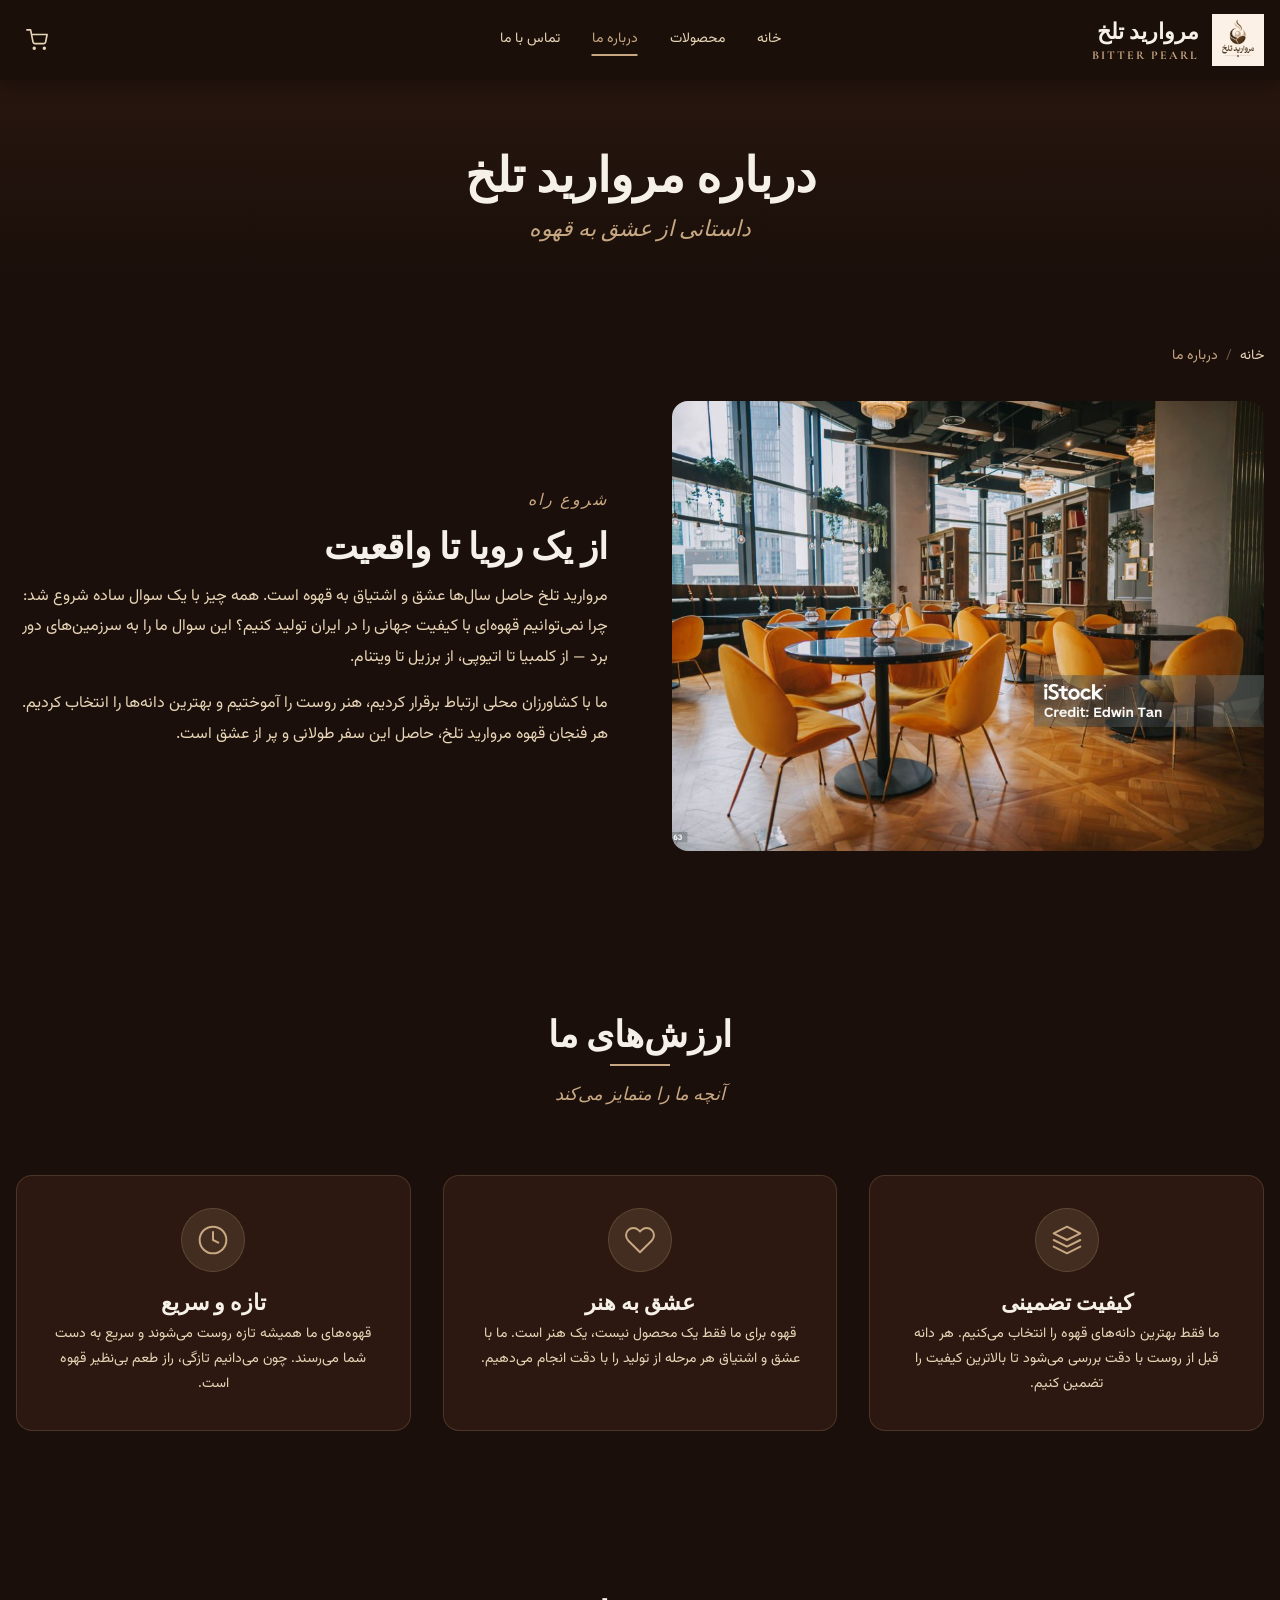
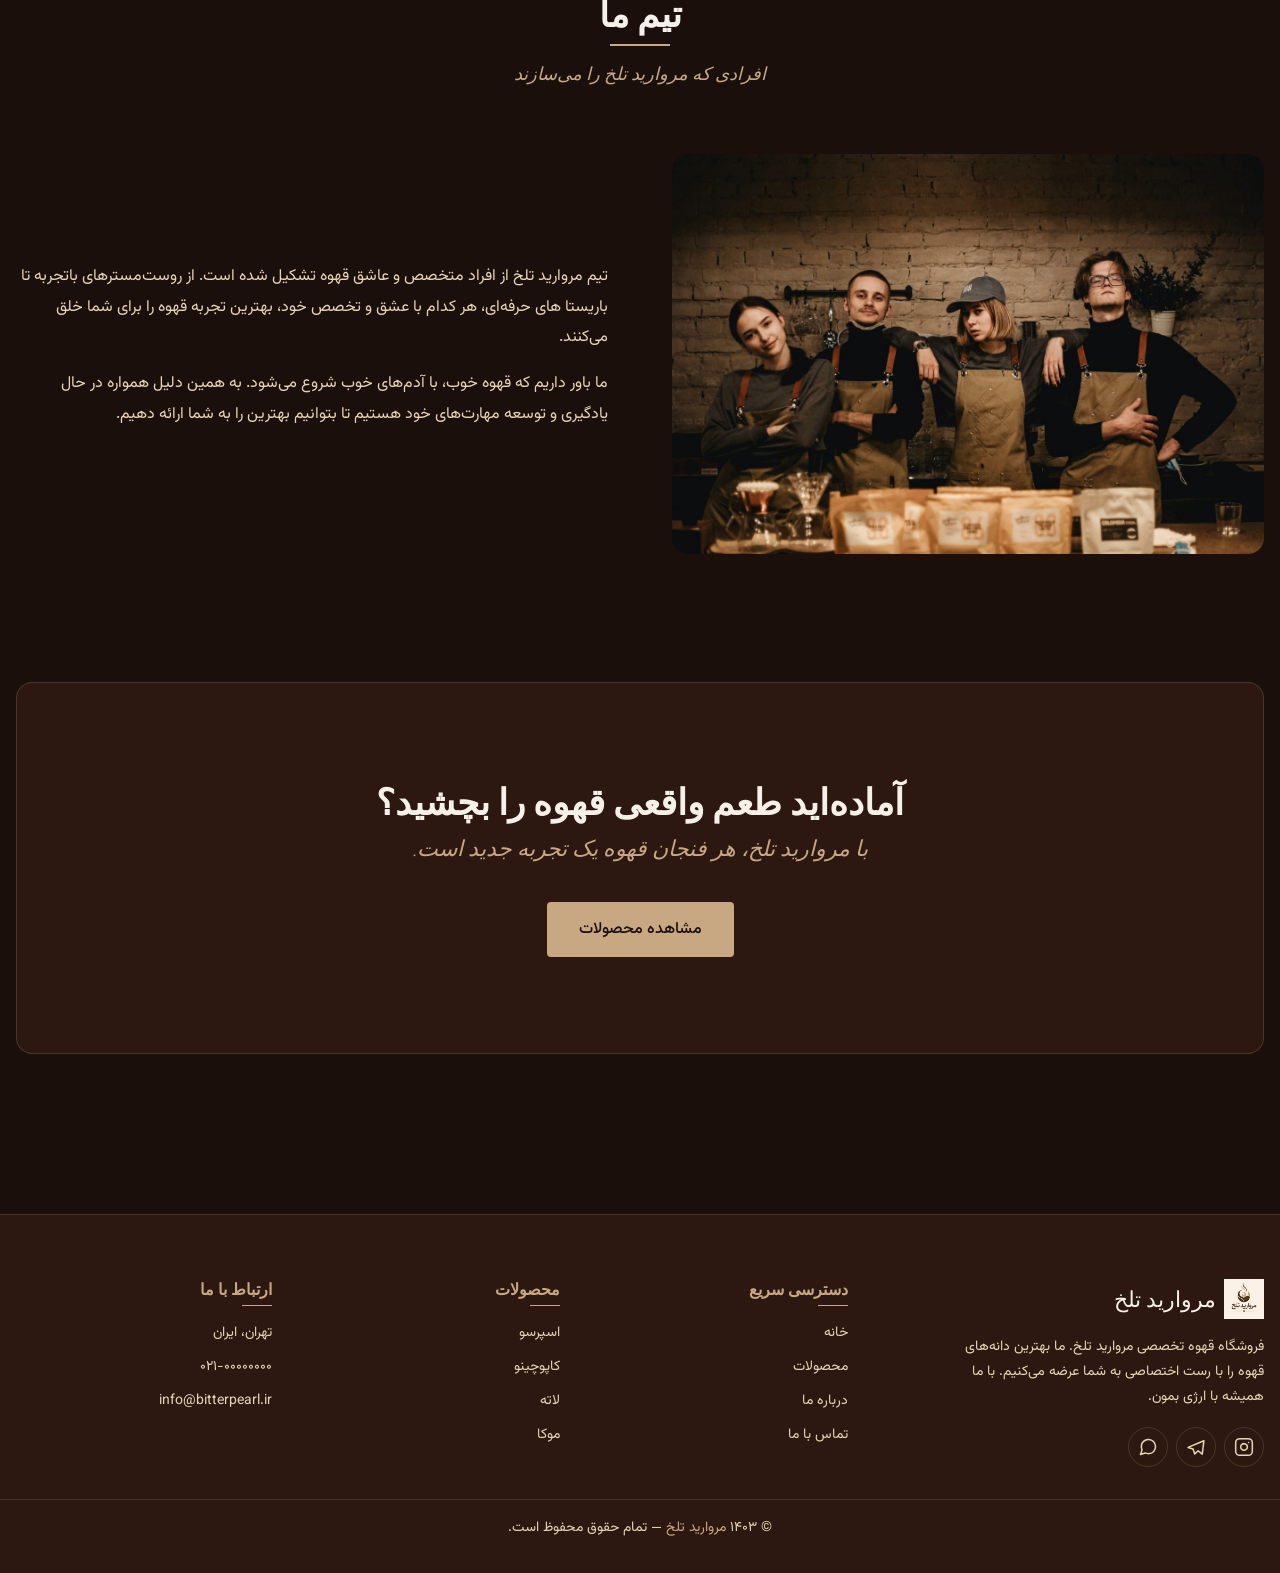
<file: about.html>
<!DOCTYPE html>
<html lang="fa" dir="rtl">
<head>
  <meta charset="UTF-8" />
  <meta name="viewport" content="width=device-width, initial-scale=1.0, viewport-fit=cover" />
  <meta name="theme-color" content="#1a0f0a" />
  <meta name="description" content="درباره مروارید تلخ — داستان برند قهوه تخصصی" />
  <title>درباره ما | مروارید تلخ</title>

  <!-- Favicon -->
  <link rel="icon" type="image/png" href="images/favicon.png" />

  <!-- Fonts -->
  <link rel="preconnect" href="https://fonts.googleapis.com" />
  <link rel="preconnect" href="https://fonts.gstatic.com" crossorigin />
  <link
    href="https://fonts.googleapis.com/css2?family=Playfair+Display:wght@400;500;600;700;800;900&family=Cormorant+Garamond:ital,wght@0,400;0,500;0,600;1,400;1,500&family=Vazirmatn:wght@300;400;500;600;700&display=swap"
    rel="stylesheet"
  />

  <!-- Styles -->
  <link rel="stylesheet" href="css/main.css" />
  <link rel="stylesheet" href="css/style.css" />
  <link rel="stylesheet" href="css/animations.css" />
  <link rel="stylesheet" href="css/resonsive.css" />
</head>
<body>
  <!-- ============================================
       Header
       ============================================ -->
  <header class="header header--scrolled" id="header">
    <div class="header__inner">
      <a href="index.html" class="header__logo">
        <img src="images/logo.png" alt="مروارید تلخ" />
        <div class="header__logo-text">
          <span>مروارید تلخ</span>
          <span>BITTER PEARL</span>
        </div>
      </a>

      <nav class="header__nav" id="headerNav">
        <a href="index.html" class="header__nav-link">خانه</a>
        <a href="products.html" class="header__nav-link">محصولات</a>
        <a href="about.html" class="header__nav-link active">درباره ما</a>
        <a href="contact.html" class="header__nav-link">تماس با ما</a>
      </nav>

      <div style="display: flex; align-items: center; gap: 0.5rem;">
        <a href="cart.html" class="header__cart" aria-label="سبد خرید">
          <svg xmlns="http://www.w3.org/2000/svg" viewBox="0 0 24 24" fill="none" stroke="currentColor" stroke-width="1.8" stroke-linecap="round" stroke-linejoin="round">
            <circle cx="9" cy="21" r="1"></circle>
            <circle cx="20" cy="21" r="1"></circle>
            <path d="M1 1h4l2.68 13.39a2 2 0 0 0 2 1.61h9.72a2 2 0 0 0 2-1.61L23 6H6"></path>
          </svg>
          <span class="header__cart-badge hidden" id="cartBadge">0</span>
        </a>
        <button class="header__toggle" id="headerToggle" aria-label="منو">
          <span></span>
          <span></span>
          <span></span>
        </button>
      </div>
    </div>
  </header>

  <!-- ============================================
       Page Header
       ============================================ -->
  <section class="page-header">
    <div class="container">
      <h1 class="page-header__title" data-animate="fade-up">درباره مروارید تلخ</h1>
      <p class="page-header__subtitle" data-animate="fade-up" data-delay="100">
        داستانی از عشق به قهوه
      </p>
    </div>
  </section>

  <!-- ============================================
       About Story
       ============================================ -->
  <section class="section section--tight">
    <div class="container">
      <nav class="breadcrumb" data-animate="fade">
        <a href="index.html">خانه</a>
        <span class="breadcrumb__separator">/</span>
        <span class="breadcrumb__current">درباره ما</span>
      </nav>

      <div class="about-story">
        <div class="about-story__image" data-animate="fade-right">
          <img src="images/about-bg.jpg" alt="داستان مروارید تلخ" />
        </div>
        <div class="about-story__content" data-animate="fade-left">
          <p class="brand-intro__label">شروع راه</p>
          <h2 class="brand-intro__title">از یک رویا تا واقعیت</h2>
          <p class="brand-intro__text">
            مروارید تلخ حاصل سال‌ها عشق و اشتیاق به قهوه است. همه چیز با یک
            سوال ساده شروع شد: چرا نمی‌توانیم قهوه‌ای با کیفیت جهانی را در
            ایران تولید کنیم؟ این سوال ما را به سرزمین‌های دور برد — از
            کلمبیا تا اتیوپی، از برزیل تا ویتنام.
          </p>
          <p class="brand-intro__text">
            ما با کشاورزان محلی ارتباط برقرار کردیم، هنر روست را آموختیم و
            بهترین دانه‌ها را انتخاب کردیم. هر فنجان قهوه مروارید تلخ،
            حاصل این سفر طولانی و پر از عشق است.
          </p>
        </div>
      </div>
    </div>
  </section>

  <!-- ============================================
       Values Section
       ============================================ -->
  <section class="section">
    <div class="container">
      <div class="section__header" data-animate="fade-up">
        <h2 class="section__title">ارزش‌های ما</h2>
        <p class="section__subtitle">آنچه ما را متمایز می‌کند</p>
      </div>
      <div class="grid grid--3">
        <div class="value-card" data-animate="fade-up" data-delay="100">
          <div class="value-card__icon">
            <svg xmlns="http://www.w3.org/2000/svg" viewBox="0 0 24 24" fill="none" stroke="currentColor" stroke-width="1.5" stroke-linecap="round" stroke-linejoin="round">
              <path d="M12 2L2 7l10 5 10-5-10-5z"></path>
              <path d="M2 17l10 5 10-5"></path>
              <path d="M2 12l10 5 10-5"></path>
            </svg>
          </div>
          <h3 class="value-card__title">کیفیت تضمینی</h3>
          <p class="value-card__text">
            ما فقط بهترین دانه‌های قهوه را انتخاب می‌کنیم. هر دانه قبل از
            روست با دقت بررسی می‌شود تا بالاترین کیفیت را تضمین کنیم.
          </p>
        </div>

        <div class="value-card" data-animate="fade-up" data-delay="200">
          <div class="value-card__icon">
            <svg xmlns="http://www.w3.org/2000/svg" viewBox="0 0 24 24" fill="none" stroke="currentColor" stroke-width="1.5" stroke-linecap="round" stroke-linejoin="round">
              <path d="M20.84 4.61a5.5 5.5 0 0 0-7.78 0L12 5.67l-1.06-1.06a5.5 5.5 0 0 0-7.78 7.78l1.06 1.06L12 21.23l7.78-7.78 1.06-1.06a5.5 5.5 0 0 0 0-7.78z"></path>
            </svg>
          </div>
          <h3 class="value-card__title">عشق به هنر</h3>
          <p class="value-card__text">
            قهوه برای ما فقط یک محصول نیست، یک هنر است. ما با عشق و اشتیاق
            هر مرحله از تولید را با دقت انجام می‌دهیم.
          </p>
        </div>

        <div class="value-card" data-animate="fade-up" data-delay="300">
          <div class="value-card__icon">
            <svg xmlns="http://www.w3.org/2000/svg" viewBox="0 0 24 24" fill="none" stroke="currentColor" stroke-width="1.5" stroke-linecap="round" stroke-linejoin="round">
              <circle cx="12" cy="12" r="10"></circle>
              <path d="M12 6v6l4 2"></path>
            </svg>
          </div>
          <h3 class="value-card__title">تازه و سریع</h3>
          <p class="value-card__text">
            قهوه‌های ما همیشه تازه روست می‌شوند و سریع به دست شما می‌رسند.
            چون می‌دانیم تازگی، راز طعم بی‌نظیر قهوه است.
          </p>
        </div>
      </div>
    </div>
  </section>

  <!-- ============================================
       Team Section
   ============================================ -->
  <section class="section section--tight">
    <div class="container">
      <div class="section__header" data-animate="fade-up">
        <h2 class="section__title">تیم ما</h2>
        <p class="section__subtitle">افرادی که مروارید تلخ را می‌سازند</p>
      </div>
      <div class="about-team" data-animate="fade-up">
        <div class="about-team__image">
          <img src="images/team.jpg" alt="تیم مروارید تلخ" />
        </div>
        <div class="about-team__content">
          <p class="brand-intro__text">
            تیم مروارید تلخ از افراد متخصص و عاشق قهوه تشکیل شده است. از
            روست‌مسترهای باتجربه تا باریستا های حرفه‌ای، هر کدام با عشق
            و تخصص خود، بهترین تجربه قهوه را برای شما خلق می‌کنند.
          </p>
          <p class="brand-intro__text">
            ما باور داریم که قهوه خوب، با آدم‌های خوب شروع می‌شود. به همین
            دلیل همواره در حال یادگیری و توسعه مهارت‌های خود هستیم تا
            بتوانیم بهترین را به شما ارائه دهیم.
          </p>
        </div>
      </div>
    </div>
  </section>

  <!-- ============================================
       CTA Section
       ============================================ -->
  <section class="section section--tight">
    <div class="container">
      <div class="about-cta" data-animate="scale">
        <h2 class="about-cta__title">آماده‌اید طعم واقعی قهوه را بچشید؟</h2>
        <p class="about-cta__text">
          با مروارید تلخ، هر فنجان قهوه یک تجربه جدید است.
        </p>
        <a href="products.html" class="btn btn--primary">مشاهده محصولات</a>
      </div>
    </div>
  </section>

  <!-- ============================================
       Footer
       ============================================ -->
  <footer class="footer">
    <div class="footer__inner">
      <div class="footer__col footer__col--brand">
        <div class="footer__logo">
          <img src="images/logo.png" alt="مروارید تلخ" />
          <span class="footer__logo-text">مروارید تلخ</span>
        </div>
        <p class="footer__desc">
          فروشگاه قهوه تخصصی مروارید تلخ. ما بهترین دانه‌های قهوه را با
          رست اختصاصی به شما عرضه می‌کنیم. با ما همیشه با ارژی بمون.
        </p>
        <div class="footer__social">
          <a href="#" class="footer__social-link" aria-label="اینستاگرام">
            <svg xmlns="http://www.w3.org/2000/svg" viewBox="0 0 24 24" fill="none" stroke="currentColor" stroke-width="1.8" stroke-linecap="round" stroke-linejoin="round">
              <rect x="2" y="2" width="20" height="20" rx="5" ry="5"></rect>
              <path d="M16 11.37A4 4 0 1 1 12.63 8 4 4 0 0 1 16 11.37z"></path>
              <line x1="17.5" y1="6.5" x2="17.51" y2="6.5"></line>
            </svg>
          </a>
          <a href="#" class="footer__social-link" aria-label="تلگرام">
            <svg xmlns="http://www.w3.org/2000/svg" viewBox="0 0 24 24" fill="none" stroke="currentColor" stroke-width="1.8" stroke-linecap="round" stroke-linejoin="round">
              <path d="M21.5 4.5L2.5 12.5l6 2 2 6 4-4 5 4z"></path>
            </svg>
          </a>
          <a href="#" class="footer__social-link" aria-label="واتساپ">
            <svg xmlns="http://www.w3.org/2000/svg" viewBox="0 0 24 24" fill="none" stroke="currentColor" stroke-width="1.8" stroke-linecap="round" stroke-linejoin="round">
              <path d="M21 11.5a8.38 8.38 0 0 1-.9 3.8 8.5 8.5 0 0 1-7.6 4.7 8.38 8.38 0 0 1-3.8-.9L3 21l1.9-5.7a8.38 8.38 0 0 1-.9-3.8 8.5 8.5 0 0 1 4.7-7.6 8.38 8.38 0 0 1 3.8-.9h.5a8.48 8.48 0 0 1 8 8v.5z"></path>
            </svg>
          </a>
        </div>
      </div>

      <div class="footer__col">
        <h4 class="footer__col-title">دسترسی سریع</h4>
        <div class="footer__links">
          <a href="index.html" class="footer__link">خانه</a>
          <a href="products.html" class="footer__link">محصولات</a>
          <a href="about.html" class="footer__link">درباره ما</a>
          <a href="contact.html" class="footer__link">تماس با ما</a>
        </div>
      </div>

      <div class="footer__col">
        <h4 class="footer__col-title">محصولات</h4>
        <div class="footer__links">
          <a href="products.html" class="footer__link">اسپرسو</a>
          <a href="products.html" class="footer__link">کاپوچینو</a>
          <a href="products.html" class="footer__link">لاته</a>
          <a href="products.html" class="footer__link">موکا</a>
        </div>
      </div>

      <div class="footer__col">
        <h4 class="footer__col-title">ارتباط با ما</h4>
        <div class="footer__links">
          <a href="contact.html" class="footer__link">تهران، ایران</a>
          <a href="tel:+982100000000" class="footer__link">۰۲۱-۰۰۰۰۰۰۰۰</a>
          <a href="mailto:info@bitterpearl.ir" class="footer__link">info@bitterpearl.ir</a>
        </div>
      </div>
    </div>

    <div class="footer__bottom">
      <p>© ۱۴۰۳ <span>مروارید تلخ</span> — تمام حقوق محفوظ است.</p>
    </div>
  </footer>

  <!-- ============================================
       Scripts
       ============================================ -->
  <script src="js/products.js"></script>
  <script src="js/cart.js"></script>
  <script src="js/main.js"></script>
</body>
</html>
</file>
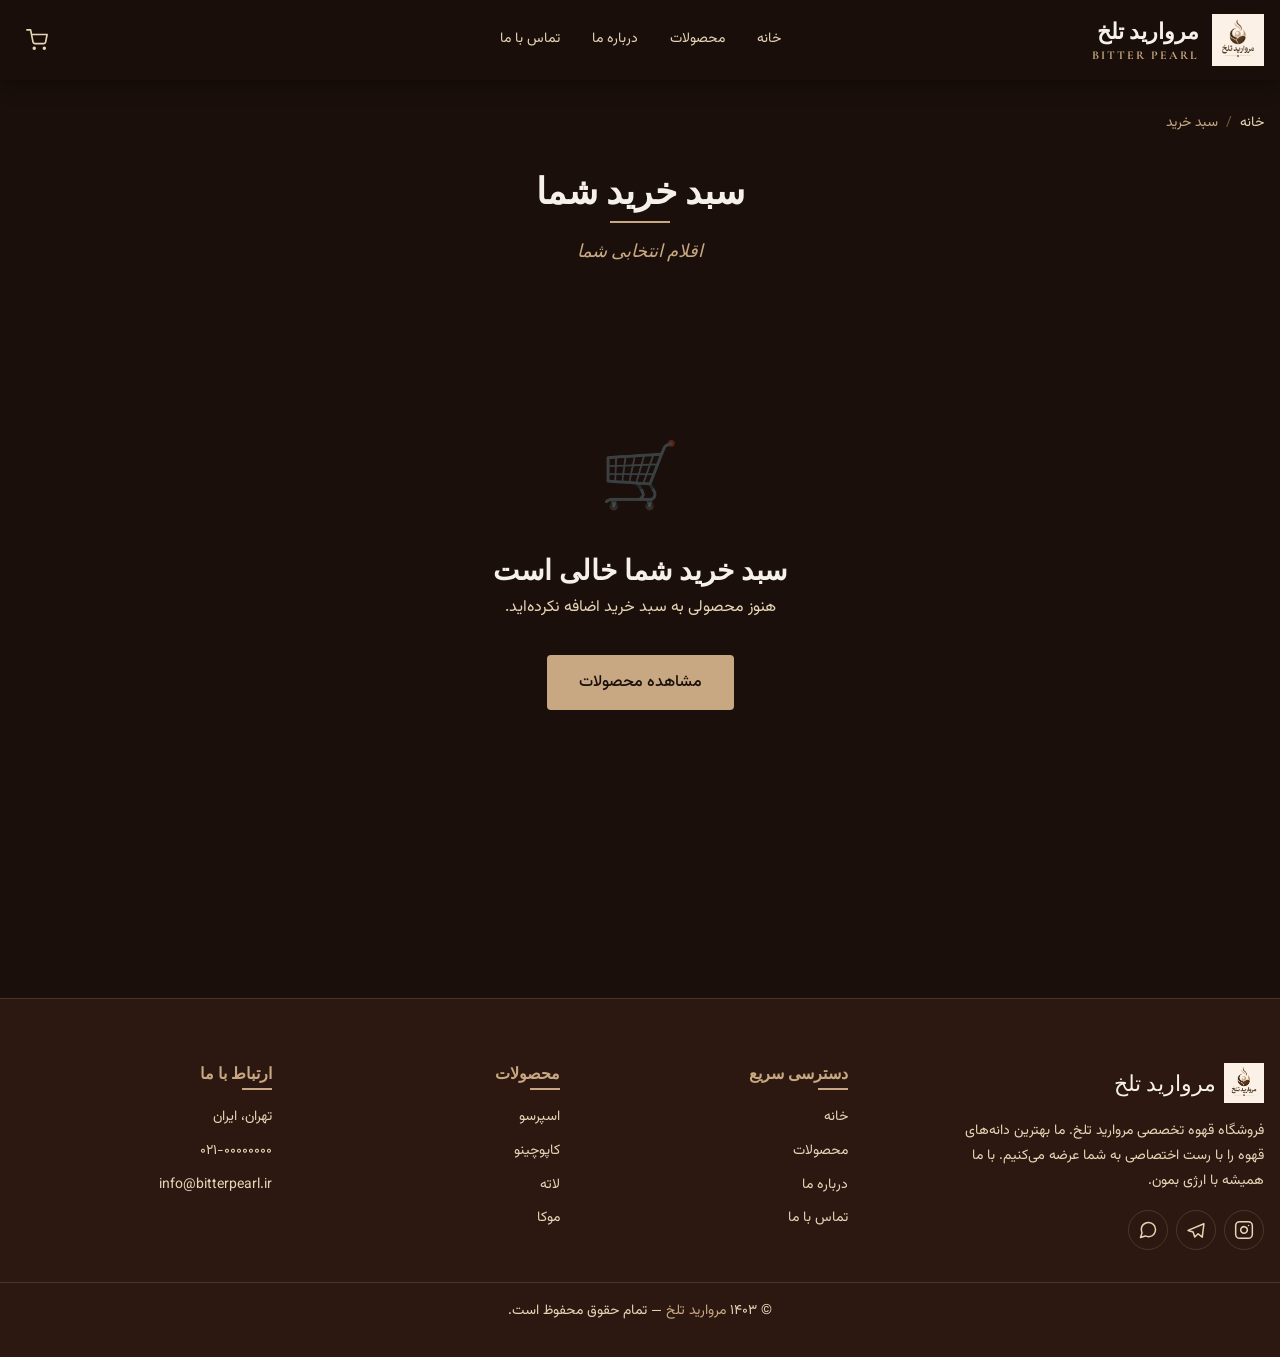
<file: cart.html>
<!DOCTYPE html>
<html lang="fa" dir="rtl">
<head>
  <meta charset="UTF-8" />
  <meta name="viewport" content="width=device-width, initial-scale=1.0, viewport-fit=cover" />
  <meta name="theme-color" content="#1a0f0a" />
  <meta name="description" content="سبد خرید — مروارید تلخ" />
  <title>سبد خرید | مروارید تلخ</title>

  <!-- Favicon -->
  <link rel="icon" type="image/png" href="images/favicon.png" />

  <!-- Fonts -->
  <link rel="preconnect" href="https://fonts.googleapis.com" />
  <link rel="preconnect" href="https://fonts.gstatic.com" crossorigin />
  <link
    href="https://fonts.googleapis.com/css2?family=Playfair+Display:wght@400;500;600;700;800;900&family=Cormorant+Garamond:ital,wght@0,400;0,500;0,600;1,400;1,500&family=Vazirmatn:wght@300;400;500;600;700&display=swap"
    rel="stylesheet"
  />

  <!-- Styles -->
  <link rel="stylesheet" href="css/main.css" />
  <link rel="stylesheet" href="css/style.css" />
  <link rel="stylesheet" href="css/animations.css" />
  <link rel="stylesheet" href="css/resonsive.css" />
</head>
<body>
  <!-- ============================================
       Header
       ============================================ -->
  <header class="header header--scrolled" id="header">
    <div class="header__inner">
      <a href="index.html" class="header__logo">
        <img src="images/logo.png" alt="مروارید تلخ" />
        <div class="header__logo-text">
          <span>مروارید تلخ</span>
          <span>BITTER PEARL</span>
        </div>
      </a>

      <nav class="header__nav" id="headerNav">
        <a href="index.html" class="header__nav-link">خانه</a>
        <a href="products.html" class="header__nav-link">محصولات</a>
        <a href="about.html" class="header__nav-link">درباره ما</a>
        <a href="contact.html" class="header__nav-link">تماس با ما</a>
      </nav>

      <div style="display: flex; align-items: center; gap: 0.5rem;">
        <a href="cart.html" class="header__cart" aria-label="سبد خرید">
          <svg xmlns="http://www.w3.org/2000/svg" viewBox="0 0 24 24" fill="none" stroke="currentColor" stroke-width="1.8" stroke-linecap="round" stroke-linejoin="round">
            <circle cx="9" cy="21" r="1"></circle>
            <circle cx="20" cy="21" r="1"></circle>
            <path d="M1 1h4l2.68 13.39a2 2 0 0 0 2 1.61h9.72a2 2 0 0 0 2-1.61L23 6H6"></path>
          </svg>
          <span class="header__cart-badge hidden" id="cartBadge">0</span>
        </a>
        <button class="header__toggle" id="headerToggle" aria-label="منو">
          <span></span>
          <span></span>
          <span></span>
        </button>
      </div>
    </div>
  </header>

  <!-- ============================================
       Cart Section
       ============================================ -->
  <section class="section" style="padding-top: calc(var(--header-height) + var(--space-md));">
    <div class="container">
      <!-- Breadcrumb -->
      <nav class="breadcrumb" data-animate="fade">
        <a href="index.html">خانه</a>
        <span class="breadcrumb__separator">/</span>
        <span class="breadcrumb__current">سبد خرید</span>
      </nav>

      <!-- Page Title -->
      <div class="section__header" data-animate="fade-up">
        <h1 class="section__title">سبد خرید شما</h1>
        <p class="section__subtitle">اقلام انتخابی شما</p>
      </div>

      <!-- Cart Content -->
      <div class="cart-layout" id="cartLayout">
        <!-- Cart Items -->
        <div class="cart-items" id="cartItems">
          <!-- Rendered by JS -->
        </div>

        <!-- Cart Summary -->
        <aside class="cart-summary" id="cartSummary">
          <!-- Rendered by JS -->
        </aside>
      </div>

      <!-- Empty Cart State -->
      <div class="empty-state hidden" id="emptyCart">
        <div class="empty-state__icon">🛒</div>
        <h3 class="empty-state__title">سبد خرید شما خالی است</h3>
        <p class="empty-state__text">
          هنوز محصولی به سبد خرید اضافه نکرده‌اید.
        </p>
        <a href="products.html" class="btn btn--primary">مشاهده محصولات</a>
      </div>
    </div>
  </section>

  <!-- ============================================
       Footer
       ============================================ -->
  <footer class="footer">
    <div class="footer__inner">
      <div class="footer__col footer__col--brand">
        <div class="footer__logo">
          <img src="images/logo.png" alt="مروارید تلخ" />
          <span class="footer__logo-text">مروارید تلخ</span>
        </div>
        <p class="footer__desc">
          فروشگاه قهوه تخصصی مروارید تلخ. ما بهترین دانه‌های قهوه را با
          رست اختصاصی به شما عرضه می‌کنیم. با ما همیشه با ارژی بمون.
        </p>
        <div class="footer__social">
          <a href="#" class="footer__social-link" aria-label="اینستاگرام">
            <svg xmlns="http://www.w3.org/2000/svg" viewBox="0 0 24 24" fill="none" stroke="currentColor" stroke-width="1.8" stroke-linecap="round" stroke-linejoin="round">
              <rect x="2" y="2" width="20" height="20" rx="5" ry="5"></rect>
              <path d="M16 11.37A4 4 0 1 1 12.63 8 4 4 0 0 1 16 11.37z"></path>
              <line x1="17.5" y1="6.5" x2="17.51" y2="6.5"></line>
            </svg>
          </a>
          <a href="#" class="footer__social-link" aria-label="تلگرام">
            <svg xmlns="http://www.w3.org/2000/svg" viewBox="0 0 24 24" fill="none" stroke="currentColor" stroke-width="1.8" stroke-linecap="round" stroke-linejoin="round">
              <path d="M21.5 4.5L2.5 12.5l6 2 2 6 4-4 5 4z"></path>
            </svg>
          </a>
          <a href="#" class="footer__social-link" aria-label="واتساپ">
            <svg xmlns="http://www.w3.org/2000/svg" viewBox="0 0 24 24" fill="none" stroke="currentColor" stroke-width="1.8" stroke-linecap="round" stroke-linejoin="round">
              <path d="M21 11.5a8.38 8.38 0 0 1-.9 3.8 8.5 8.5 0 0 1-7.6 4.7 8.38 8.38 0 0 1-3.8-.9L3 21l1.9-5.7a8.38 8.38 0 0 1-.9-3.8 8.5 8.5 0 0 1 4.7-7.6 8.38 8.38 0 0 1 3.8-.9h.5a8.48 8.48 0 0 1 8 8v.5z"></path>
            </svg>
          </a>
        </div>
      </div>

      <div class="footer__col">
        <h4 class="footer__col-title">دسترسی سریع</h4>
        <div class="footer__links">
          <a href="index.html" class="footer__link">خانه</a>
          <a href="products.html" class="footer__link">محصولات</a>
          <a href="about.html" class="footer__link">درباره ما</a>
          <a href="contact.html" class="footer__link">تماس با ما</a>
        </div>
      </div>

      <div class="footer__col">
        <h4 class="footer__col-title">محصولات</h4>
        <div class="footer__links">
          <a href="products.html" class="footer__link">اسپرسو</a>
          <a href="products.html" class="footer__link">کاپوچینو</a>
          <a href="products.html" class="footer__link">لاته</a>
          <a href="products.html" class="footer__link">موکا</a>
        </div>
      </div>

      <div class="footer__col">
        <h4 class="footer__col-title">ارتباط با ما</h4>
        <div class="footer__links">
          <a href="contact.html" class="footer__link">تهران، ایران</a>
          <a href="tel:+982100000000" class="footer__link">۰۲۱-۰۰۰۰۰۰۰۰</a>
          <a href="mailto:info@bitterpearl.ir" class="footer__link">info@bitterpearl.ir</a>
        </div>
      </div>
    </div>

    <div class="footer__bottom">
      <p>© ۱۴۰۳ <span>مروارید تلخ</span> — تمام حقوق محفوظ است.</p>
    </div>
  </footer>

  <!-- ============================================
       Scripts
       ============================================ -->
  <script src="js/products.js"></script>
  <script src="js/cart.js"></script>
  <script src="js/main.js"></script>
</body>
</html>
</file>
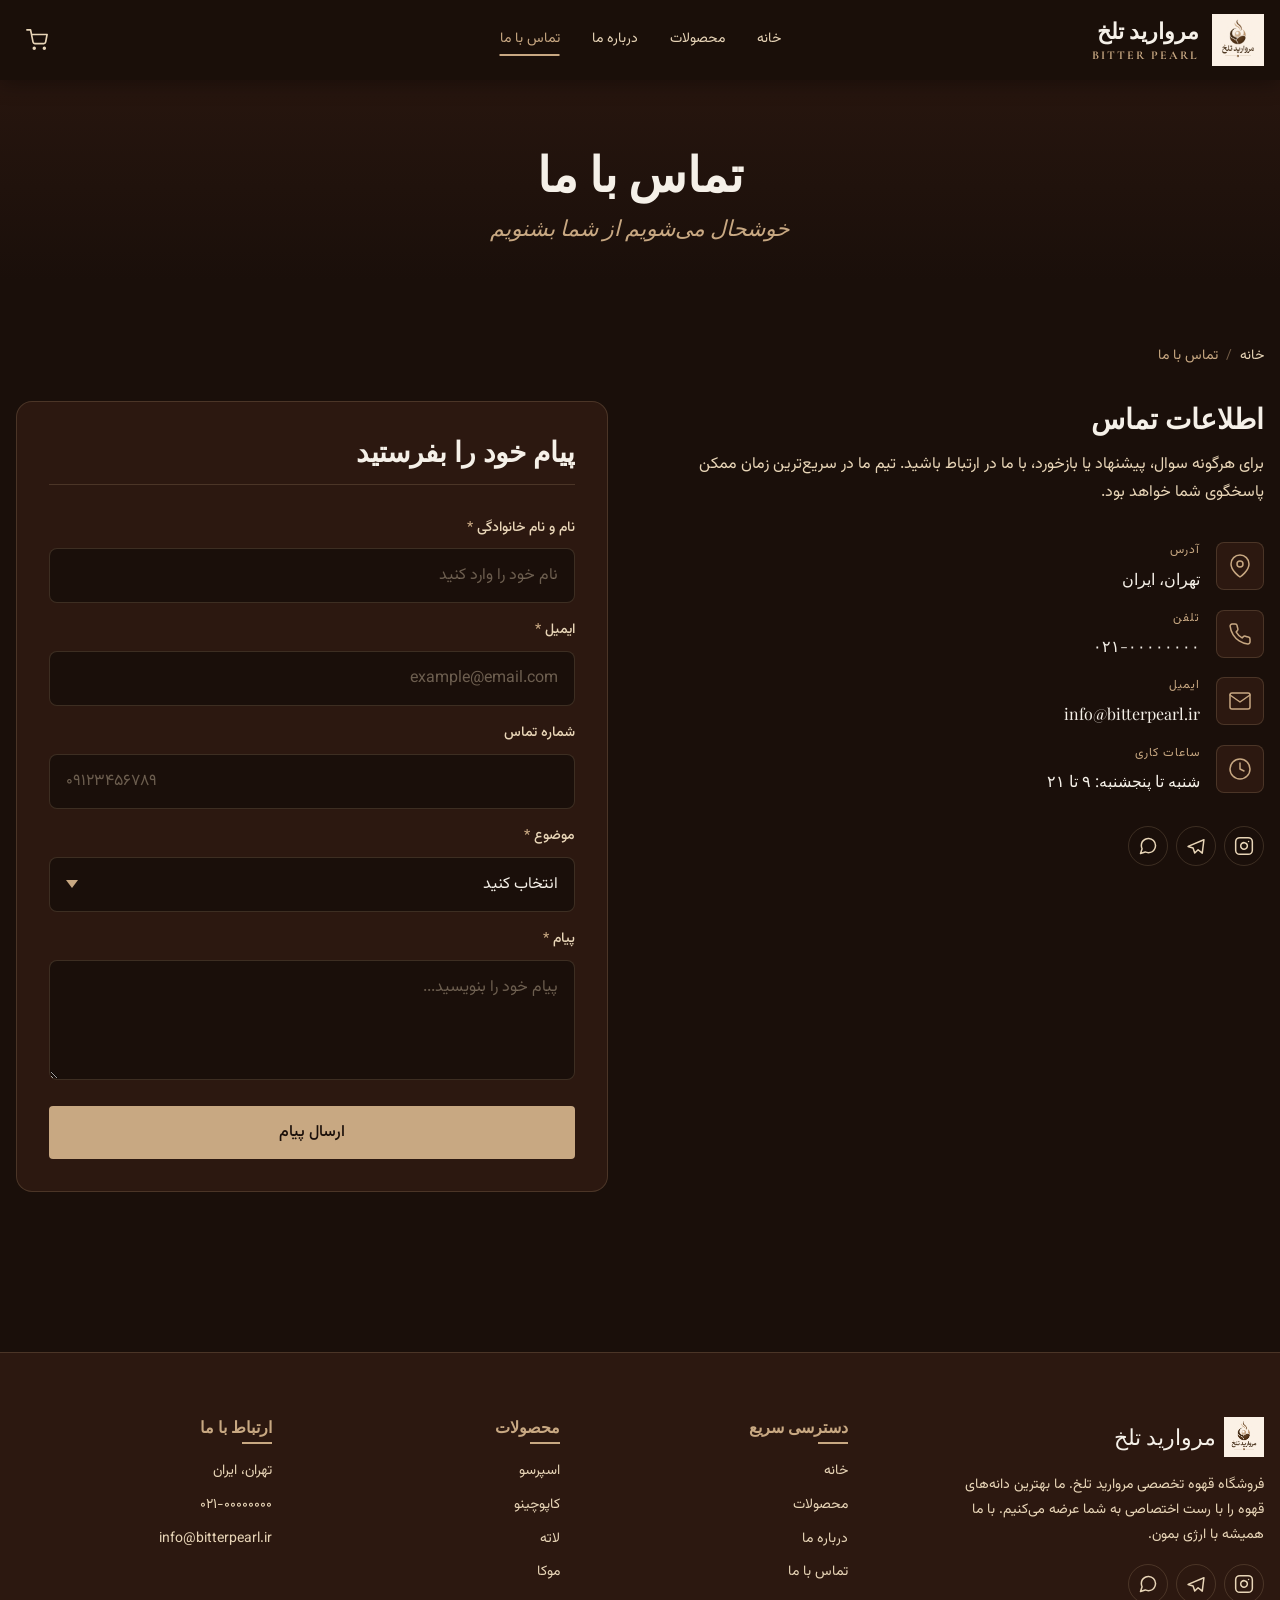
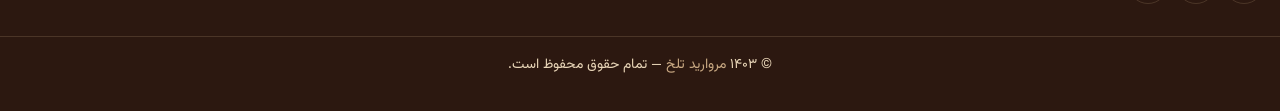
<file: contact.html>
<!DOCTYPE html>
<html lang="fa" dir="rtl">
<head>
  <meta charset="UTF-8" />
  <meta name="viewport" content="width=device-width, initial-scale=1.0, viewport-fit=cover" />
  <meta name="theme-color" content="#1a0f0a" />
  <meta name="description" content="تماس با مروارید تلخ — فروشگاه قهوه تخصصی" />
  <title>تماس با ما | مروارید تلخ</title>

  <!-- Favicon -->
  <link rel="icon" type="image/png" href="images/favicon.png" />

  <!-- Fonts -->
  <link rel="preconnect" href="https://fonts.googleapis.com" />
  <link rel="preconnect" href="https://fonts.gstatic.com" crossorigin />
  <link
    href="https://fonts.googleapis.com/css2?family=Playfair+Display:wght@400;500;600;700;800;900&family=Cormorant+Garamond:ital,wght@0,400;0,500;0,600;1,400;1,500&family=Vazirmatn:wght@300;400;500;600;700&display=swap"
    rel="stylesheet"
  />

  <!-- Styles -->
  <link rel="stylesheet" href="css/main.css" />
  <link rel="stylesheet" href="css/style.css" />
  <link rel="stylesheet" href="css/animations.css" />
  <link rel="stylesheet" href="css/resonsive.css" />
</head>
<body>
  <!-- ============================================
       Header
       ============================================ -->
  <header class="header header--scrolled" id="header">
    <div class="header__inner">
      <a href="index.html" class="header__logo">
        <img src="images/logo.png" alt="مروارید تلخ" />
        <div class="header__logo-text">
          <span>مروارید تلخ</span>
          <span>BITTER PEARL</span>
        </div>
      </a>

      <nav class="header__nav" id="headerNav">
        <a href="index.html" class="header__nav-link">خانه</a>
        <a href="products.html" class="header__nav-link">محصولات</a>
        <a href="about.html" class="header__nav-link">درباره ما</a>
        <a href="contact.html" class="header__nav-link active">تماس با ما</a>
      </nav>

      <div style="display: flex; align-items: center; gap: 0.5rem;">
        <a href="cart.html" class="header__cart" aria-label="سبد خرید">
          <svg xmlns="http://www.w3.org/2000/svg" viewBox="0 0 24 24" fill="none" stroke="currentColor" stroke-width="1.8" stroke-linecap="round" stroke-linejoin="round">
            <circle cx="9" cy="21" r="1"></circle>
            <circle cx="20" cy="21" r="1"></circle>
            <path d="M1 1h4l2.68 13.39a2 2 0 0 0 2 1.61h9.72a2 2 0 0 0 2-1.61L23 6H6"></path>
          </svg>
          <span class="header__cart-badge hidden" id="cartBadge">0</span>
        </a>
        <button class="header__toggle" id="headerToggle" aria-label="منو">
          <span></span>
          <span></span>
          <span></span>
        </button>
      </div>
    </div>
  </header>

  <!-- ============================================
       Page Header
       ============================================ -->
  <section class="page-header">
    <div class="container">
      <h1 class="page-header__title" data-animate="fade-up">تماس با ما</h1>
      <p class="page-header__subtitle" data-animate="fade-up" data-delay="100">
        خوشحال می‌شویم از شما بشنویم
      </p>
    </div>
  </section>

  <!-- ============================================
       Contact Section
       ============================================ -->
  <section class="section section--tight">
    <div class="container">
      <nav class="breadcrumb" data-animate="fade">
        <a href="index.html">خانه</a>
        <span class="breadcrumb__separator">/</span>
        <span class="breadcrumb__current">تماس با ما</span>
      </nav>

      <div class="contact-layout">
        <!-- Contact Info -->
        <div class="contact-info" data-animate="fade-right">
          <h2 class="contact-info__title">اطلاعات تماس</h2>
          <p class="contact-info__text">
            برای هرگونه سوال، پیشنهاد یا بازخورد، با ما در ارتباط باشید.
            تیم ما در سریع‌ترین زمان ممکن پاسخگوی شما خواهد بود.
          </p>

          <div class="contact-info__items">
            <div class="contact-info__item">
              <div class="contact-info__item-icon">
                <svg xmlns="http://www.w3.org/2000/svg" viewBox="0 0 24 24" fill="none" stroke="currentColor" stroke-width="1.5" stroke-linecap="round" stroke-linejoin="round">
                  <path d="M21 10c0 7-9 13-9 13s-9-6-9-13a9 9 0 0 1 18 0z"></path>
                  <circle cx="12" cy="10" r="3"></circle>
                </svg>
              </div>
              <div>
                <div class="contact-info__item-label">آدرس</div>
                <div class="contact-info__item-value">تهران، ایران</div>
              </div>
            </div>

            <div class="contact-info__item">
              <div class="contact-info__item-icon">
                <svg xmlns="http://www.w3.org/2000/svg" viewBox="0 0 24 24" fill="none" stroke="currentColor" stroke-width="1.5" stroke-linecap="round" stroke-linejoin="round">
                  <path d="M22 16.92v3a2 2 0 0 1-2.18 2 19.79 19.79 0 0 1-8.63-3.07 19.5 19.5 0 0 1-6-6 19.79 19.79 0 0 1-3.07-8.67A2 2 0 0 1 4.11 2h3a2 2 0 0 1 2 1.72 12.84 12.84 0 0 0 .7 2.81 2 2 0 0 1-.45 2.11L8.09 9.91a16 16 0 0 0 6 6l1.27-1.27a2 2 0 0 1 2.11-.45 12.84 12.84 0 0 0 2.81.7A2 2 0 0 1 22 16.92z"></path>
                </svg>
              </div>
              <div>
                <div class="contact-info__item-label">تلفن</div>
                <div class="contact-info__item-value">۰۲۱-۰۰۰۰۰۰۰۰</div>
              </div>
            </div>

            <div class="contact-info__item">
              <div class="contact-info__item-icon">
                <svg xmlns="http://www.w3.org/2000/svg" viewBox="0 0 24 24" fill="none" stroke="currentColor" stroke-width="1.5" stroke-linecap="round" stroke-linejoin="round">
                  <path d="M4 4h16c1.1 0 2 .9 2 2v12c0 1.1-.9 2-2 2H4c-1.1 0-2-.9-2-2V6c0-1.1.9-2 2-2z"></path>
                  <polyline points="22,6 12,13 2,6"></polyline>
                </svg>
              </div>
              <div>
                <div class="contact-info__item-label">ایمیل</div>
                <div class="contact-info__item-value">info@bitterpearl.ir</div>
              </div>
            </div>

            <div class="contact-info__item">
              <div class="contact-info__item-icon">
                <svg xmlns="http://www.w3.org/2000/svg" viewBox="0 0 24 24" fill="none" stroke="currentColor" stroke-width="1.5" stroke-linecap="round" stroke-linejoin="round">
                  <circle cx="12" cy="12" r="10"></circle>
                  <path d="M12 6v6l4 2"></path>
                </svg>
              </div>
              <div>
                <div class="contact-info__item-label">ساعات کاری</div>
                <div class="contact-info__item-value">شنبه تا پنجشنبه: ۹ تا ۲۱</div>
              </div>
            </div>
          </div>

          <!-- Social -->
          <div class="footer__social" style="margin-top: var(--space-md);">
            <a href="#" class="footer__social-link" aria-label="اینستاگرام">
              <svg xmlns="http://www.w3.org/2000/svg" viewBox="0 0 24 24" fill="none" stroke="currentColor" stroke-width="1.8" stroke-linecap="round" stroke-linejoin="round">
                <rect x="2" y="2" width="20" height="20" rx="5" ry="5"></rect>
                <path d="M16 11.37A4 4 0 1 1 12.63 8 4 4 0 0 1 16 11.37z"></path>
                <line x1="17.5" y1="6.5" x2="17.51" y2="6.5"></line>
              </svg>
            </a>
            <a href="#" class="footer__social-link" aria-label="تلگرام">
              <svg xmlns="http://www.w3.org/2000/svg" viewBox="0 0 24 24" fill="none" stroke="currentColor" stroke-width="1.8" stroke-linecap="round" stroke-linejoin="round">
                <path d="M21.5 4.5L2.5 12.5l6 2 2 6 4-4 5 4z"></path>
              </svg>
            </a>
            <a href="#" class="footer__social-link" aria-label="واتساپ">
              <svg xmlns="http://www.w3.org/2000/svg" viewBox="0 0 24 24" fill="none" stroke="currentColor" stroke-width="1.8" stroke-linecap="round" stroke-linejoin="round">
                <path d="M21 11.5a8.38 8.38 0 0 1-.9 3.8 8.5 8.5 0 0 1-7.6 4.7 8.38 8.38 0 0 1-3.8-.9L3 21l1.9-5.7a8.38 8.38 0 0 1-.9-3.8 8.5 8.5 0 0 1 4.7-7.6 8.38 8.38 0 0 1 3.8-.9h.5a8.48 8.48 0 0 1 8 8v.5z"></path>
              </svg>
            </a>
          </div>
        </div>

        <!-- Contact Form -->
        <div class="contact-form-wrap" data-animate="fade-left">
          <h2 class="contact-form-wrap__title">پیام خود را بفرستید</h2>
          <form class="contact-form" id="contactForm">
            <div class="form-group">
              <label class="form-label" for="name">نام و نام خانوادگی <span class="required">*</span></label>
              <input type="text" id="name" class="form-input" placeholder="نام خود را وارد کنید" required />
            </div>

            <div class="form-group">
              <label class="form-label" for="email">ایمیل <span class="required">*</span></label>
              <input type="email" id="email" class="form-input" placeholder="example@email.com" required />
            </div>

            <div class="form-group">
              <label class="form-label" for="phone">شماره تماس</label>
              <input type="tel" id="phone" class="form-input" placeholder="۰۹۱۲۳۴۵۶۷۸۹" />
            </div>

            <div class="form-group">
              <label class="form-label" for="subject">موضوع <span class="required">*</span></label>
              <select id="subject" class="form-select" required>
                <option value="">انتخاب کنید</option>
                <option value="order">سفارش</option>
                <option value="question">سوال</option>
                <option value="feedback">بازخورد</option>
                <option value="other">سایر</option>
              </select>
            </div>

            <div class="form-group">
              <label class="form-label" for="message">پیام <span class="required">*</span></label>
              <textarea id="message" class="form-textarea" placeholder="پیام خود را بنویسید..." required></textarea>
            </div>

            <button type="submit" class="btn btn--primary btn--block">ارسال پیام</button>
          </form>
        </div>
      </div>
    </div>
  </section>

  <!-- ============================================
       Footer
       ============================================ -->
  <footer class="footer">
    <div class="footer__inner">
      <div class="footer__col footer__col--brand">
        <div class="footer__logo">
          <img src="images/logo.png" alt="مروارید تلخ" />
          <span class="footer__logo-text">مروارید تلخ</span>
        </div>
        <p class="footer__desc">
          فروشگاه قهوه تخصصی مروارید تلخ. ما بهترین دانه‌های قهوه را با
          رست اختصاصی به شما عرضه می‌کنیم. با ما همیشه با ارژی بمون.
        </p>
        <div class="footer__social">
          <a href="#" class="footer__social-link" aria-label="اینستاگرام">
            <svg xmlns="http://www.w3.org/2000/svg" viewBox="0 0 24 24" fill="none" stroke="currentColor" stroke-width="1.8" stroke-linecap="round" stroke-linejoin="round">
              <rect x="2" y="2" width="20" height="20" rx="5" ry="5"></rect>
              <path d="M16 11.37A4 4 0 1 1 12.63 8 4 4 0 0 1 16 11.37z"></path>
              <line x1="17.5" y1="6.5" x2="17.51" y2="6.5"></line>
            </svg>
          </a>
          <a href="#" class="footer__social-link" aria-label="تلگرام">
            <svg xmlns="http://www.w3.org/2000/svg" viewBox="0 0 24 24" fill="none" stroke="currentColor" stroke-width="1.8" stroke-linecap="round" stroke-linejoin="round">
              <path d="M21.5 4.5L2.5 12.5l6 2 2 6 4-4 5 4z"></path>
            </svg>
          </a>
          <a href="#" class="footer__social-link" aria-label="واتساپ">
            <svg xmlns="http://www.w3.org/2000/svg" viewBox="0 0 24 24" fill="none" stroke="currentColor" stroke-width="1.8" stroke-linecap="round" stroke-linejoin="round">
              <path d="M21 11.5a8.38 8.38 0 0 1-.9 3.8 8.5 8.5 0 0 1-7.6 4.7 8.38 8.38 0 0 1-3.8-.9L3 21l1.9-5.7a8.38 8.38 0 0 1-.9-3.8 8.5 8.5 0 0 1 4.7-7.6 8.38 8.38 0 0 1 3.8-.9h.5a8.48 8.48 0 0 1 8 8v.5z"></path>
            </svg>
          </a>
        </div>
      </div>

      <div class="footer__col">
        <h4 class="footer__col-title">دسترسی سریع</h4>
        <div class="footer__links">
          <a href="index.html" class="footer__link">خانه</a>
          <a href="products.html" class="footer__link">محصولات</a>
          <a href="about.html" class="footer__link">درباره ما</a>
          <a href="contact.html" class="footer__link">تماس با ما</a>
        </div>
      </div>

      <div class="footer__col">
        <h4 class="footer__col-title">محصولات</h4>
        <div class="footer__links">
          <a href="products.html" class="footer__link">اسپرسو</a>
          <a href="products.html" class="footer__link">کاپوچینو</a>
          <a href="products.html" class="footer__link">لاته</a>
          <a href="products.html" class="footer__link">موکا</a>
        </div>
      </div>

      <div class="footer__col">
        <h4 class="footer__col-title">ارتباط با ما</h4>
        <div class="footer__links">
          <a href="contact.html" class="footer__link">تهران، ایران</a>
          <a href="tel:+982100000000" class="footer__link">۰۲۱-۰۰۰۰۰۰۰۰</a>
          <a href="mailto:info@bitterpearl.ir" class="footer__link">info@bitterpearl.ir</a>
        </div>
      </div>
    </div>

    <div class="footer__bottom">
      <p>© ۱۴۰۳ <span>مروارید تلخ</span> — تمام حقوق محفوظ است.</p>
    </div>
  </footer>

  <!-- ============================================
       Scripts
       ============================================ -->
  <script src="js/products.js"></script>
  <script src="js/cart.js"></script>
  <script src="js/main.js"></script>
</body>
</html>
</file>
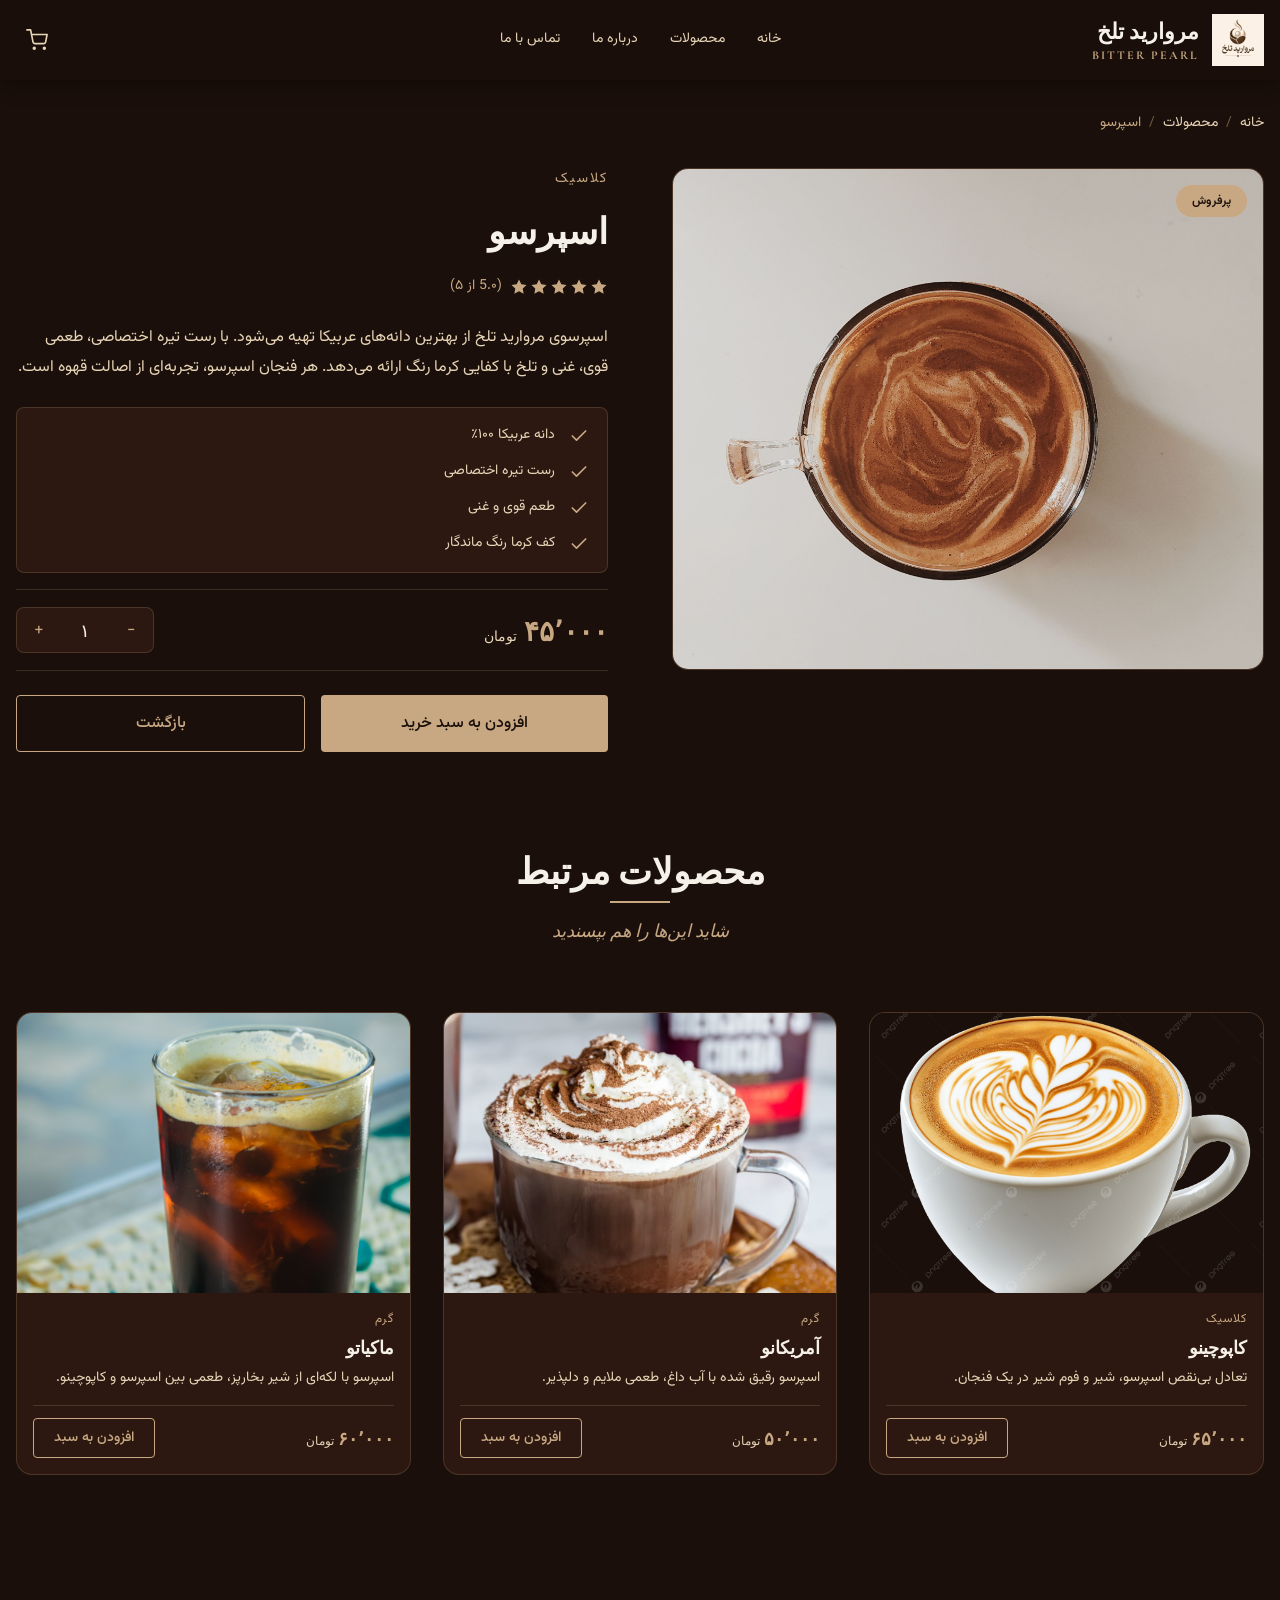
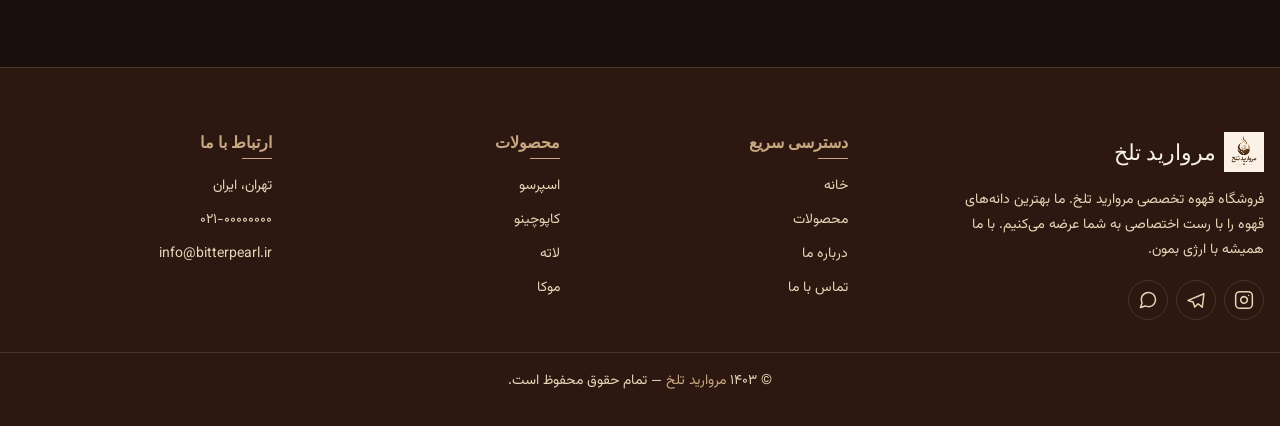
<file: product-detail.html>
<!DOCTYPE html>
<html lang="fa" dir="rtl">
<head>
  <meta charset="UTF-8" />
  <meta name="viewport" content="width=device-width, initial-scale=1.0, viewport-fit=cover" />
  <meta name="theme-color" content="#1a0f0a" />
  <meta name="description" content="جزئیات محصول — مروارید تلخ" />
  <title>جزئیات محصول | مروارید تلخ</title>

  <!-- Favicon -->
  <link rel="icon" type="image/png" href="images/favicon.png" />

  <!-- Fonts -->
  <link rel="preconnect" href="https://fonts.googleapis.com" />
  <link rel="preconnect" href="https://fonts.gstatic.com" crossorigin />
  <link
    href="https://fonts.googleapis.com/css2?family=Playfair+Display:wght@400;500;600;700;800;900&family=Cormorant+Garamond:ital,wght@0,400;0,500;0,600;1,400;1,500&family=Vazirmatn:wght@300;400;500;600;700&display=swap"
    rel="stylesheet"
  />

  <!-- Styles -->
  <link rel="stylesheet" href="css/main.css" />
  <link rel="stylesheet" href="css/style.css" />
  <link rel="stylesheet" href="css/animations.css" />
  <link rel="stylesheet" href="css/resonsive.css" />
</head>
<body>
  <!-- ============================================
       Header
       ============================================ -->
  <header class="header header--scrolled" id="header">
    <div class="header__inner">
      <a href="index.html" class="header__logo">
        <img src="images/logo.png" alt="مروارید تلخ" />
        <div class="header__logo-text">
          <span>مروارید تلخ</span>
          <span>BITTER PEARL</span>
        </div>
      </a>

      <nav class="header__nav" id="headerNav">
        <a href="index.html" class="header__nav-link">خانه</a>
        <a href="products.html" class="header__nav-link active">محصولات</a>
        <a href="about.html" class="header__nav-link">درباره ما</a>
        <a href="contact.html" class="header__nav-link">تماس با ما</a>
      </nav>

      <div style="display: flex; align-items: center; gap: 0.5rem;">
        <a href="cart.html" class="header__cart" aria-label="سبد خرید">
          <svg xmlns="http://www.w3.org/2000/svg" viewBox="0 0 24 24" fill="none" stroke="currentColor" stroke-width="1.8" stroke-linecap="round" stroke-linejoin="round">
            <circle cx="9" cy="21" r="1"></circle>
            <circle cx="20" cy="21" r="1"></circle>
            <path d="M1 1h4l2.68 13.39a2 2 0 0 0 2 1.61h9.72a2 2 0 0 0 2-1.61L23 6H6"></path>
          </svg>
          <span class="header__cart-badge hidden" id="cartBadge">0</span>
        </a>
        <button class="header__toggle" id="headerToggle" aria-label="منو">
          <span></span>
          <span></span>
          <span></span>
        </button>
      </div>
    </div>
  </header>

  <!-- ============================================
       Product Detail Section
       ============================================ -->
  <section class="section" style="padding-top: calc(var(--header-height) + var(--space-md));">
    <div class="container">
      <!-- Breadcrumb -->
      <nav class="breadcrumb" id="detailBreadcrumb" data-animate="fade">
        <a href="index.html">خانه</a>
        <span class="breadcrumb__separator">/</span>
        <a href="products.html">محصولات</a>
        <span class="breadcrumb__separator">/</span>
        <span class="breadcrumb__current" id="breadcrumbProduct">محصول</span>
      </nav>

      <!-- Product Detail -->
      <div class="product-detail" id="productDetail">
        <!-- Rendered by JS -->
      </div>

      <!-- Related Products -->
      <div class="related-products" style="margin-top: var(--space-xl);">
        <div class="section__header" data-animate="fade-up">
          <h2 class="section__title">محصولات مرتبط</h2>
          <p class="section__subtitle">شاید این‌ها را هم بپسندید</p>
        </div>
        <div class="grid grid--3" id="relatedGrid">
          <!-- Rendered by JS -->
        </div>
      </div>
    </div>
  </section>

  <!-- ============================================
       Footer
       ============================================ -->
  <footer class="footer">
    <div class="footer__inner">
      <div class="footer__col footer__col--brand">
        <div class="footer__logo">
          <img src="images/logo.png" alt="مروارید تلخ" />
          <span class="footer__logo-text">مروارید تلخ</span>
        </div>
        <p class="footer__desc">
          فروشگاه قهوه تخصصی مروارید تلخ. ما بهترین دانه‌های قهوه را با
          رست اختصاصی به شما عرضه می‌کنیم. با ما همیشه با ارژی بمون.
        </p>
        <div class="footer__social">
          <a href="#" class="footer__social-link" aria-label="اینستاگرام">
            <svg xmlns="http://www.w3.org/2000/svg" viewBox="0 0 24 24" fill="none" stroke="currentColor" stroke-width="1.8" stroke-linecap="round" stroke-linejoin="round">
              <rect x="2" y="2" width="20" height="20" rx="5" ry="5"></rect>
              <path d="M16 11.37A4 4 0 1 1 12.63 8 4 4 0 0 1 16 11.37z"></path>
              <line x1="17.5" y1="6.5" x2="17.51" y2="6.5"></line>
            </svg>
          </a>
          <a href="#" class="footer__social-link" aria-label="تلگرام">
            <svg xmlns="http://www.w3.org/2000/svg" viewBox="0 0 24 24" fill="none" stroke="currentColor" stroke-width="1.8" stroke-linecap="round" stroke-linejoin="round">
              <path d="M21.5 4.5L2.5 12.5l6 2 2 6 4-4 5 4z"></path>
            </svg>
          </a>
          <a href="#" class="footer__social-link" aria-label="واتساپ">
            <svg xmlns="http://www.w3.org/2000/svg" viewBox="0 0 24 24" fill="none" stroke="currentColor" stroke-width="1.8" stroke-linecap="round" stroke-linejoin="round">
              <path d="M21 11.5a8.38 8.38 0 0 1-.9 3.8 8.5 8.5 0 0 1-7.6 4.7 8.38 8.38 0 0 1-3.8-.9L3 21l1.9-5.7a8.38 8.38 0 0 1-.9-3.8 8.5 8.5 0 0 1 4.7-7.6 8.38 8.38 0 0 1 3.8-.9h.5a8.48 8.48 0 0 1 8 8v.5z"></path>
            </svg>
          </a>
        </div>
      </div>

      <div class="footer__col">
        <h4 class="footer__col-title">دسترسی سریع</h4>
        <div class="footer__links">
          <a href="index.html" class="footer__link">خانه</a>
          <a href="products.html" class="footer__link">محصولات</a>
          <a href="about.html" class="footer__link">درباره ما</a>
          <a href="contact.html" class="footer__link">تماس با ما</a>
        </div>
      </div>

      <div class="footer__col">
        <h4 class="footer__col-title">محصولات</h4>
        <div class="footer__links">
          <a href="products.html" class="footer__link">اسپرسو</a>
          <a href="products.html" class="footer__link">کاپوچینو</a>
          <a href="products.html" class="footer__link">لاته</a>
          <a href="products.html" class="footer__link">موکا</a>
        </div>
      </div>

      <div class="footer__col">
        <h4 class="footer__col-title">ارتباط با ما</h4>
        <div class="footer__links">
          <a href="contact.html" class="footer__link">تهران، ایران</a>
          <a href="tel:+982100000000" class="footer__link">۰۲۱-۰۰۰۰۰۰۰۰</a>
          <a href="mailto:info@bitterpearl.ir" class="footer__link">info@bitterpearl.ir</a>
        </div>
      </div>
    </div>

    <div class="footer__bottom">
      <p>© ۱۴۰۳ <span>مروارید تلخ</span> — تمام حقوق محفوظ است.</p>
    </div>
  </footer>

  <!-- ============================================
       Scripts
       ============================================ -->
  <script src="js/products.js"></script>
  <script src="js/cart.js"></script>
  <script src="js/main.js"></script>
</body>
</html>
</file>
<file: css/main.css>
/* ============================================
   مروارید تلخ — Main Stylesheet
   Reset · Variables · Typography · Layout · RTL
   ============================================ */

/* ---------- CSS Reset ---------- */
*,
*::before,
*::after {
  margin: 0;
  padding: 0;
  box-sizing: border-box;
}

html {
  font-size: 16px;
  scroll-behavior: smooth;
  -webkit-text-size-adjust: 100%;
}

body {
  font-family: var(--font-body);
  background-color: var(--color-bg);
  color: var(--color-text);
  line-height: 1.7;
  overflow-x: hidden;
  direction: rtl;
  -webkit-tap-highlight-color: transparent;
  overscroll-behavior-y: none;
}

img {
  max-width: 100%;
  height: auto;
  display: block;
}

a {
  text-decoration: none;
  color: inherit;
}

ul,
ol {
  list-style: none;
}

button {
  font-family: inherit;
  cursor: pointer;
  border: none;
  background: none;
  color: inherit;
}

input,
textarea,
select {
  font-family: inherit;
  font-size: inherit;
}

/* ---------- CSS Variables ---------- */
:root {
  /* Colors — Palette */
  --color-bg: #1a0f0a;
  --color-dark: #2c1810;
  --color-accent: #c8a882;
  --color-cream: #e8d5b7;
  --color-text: #f5f0e8;

  /* Derived */
  --color-accent-hover: #d9bc97;
  --color-accent-dim: rgba(200, 168, 130, 0.15);
  --color-overlay: rgba(26, 15, 10, 0.85);
  --color-card: #2c1810;
  --color-border: rgba(200, 168, 130, 0.2);
  --color-border-strong: rgba(200, 168, 130, 0.4);
  --color-shadow: rgba(0, 0, 0, 0.5);
  --color-shadow-strong: rgba(0, 0, 0, 0.7);

  /* Typography */
  --font-display: "Playfair Display", serif;
  --font-body: "Vazirmatn", sans-serif;
  --font-accent: "Cormorant Garamond", serif;

  /* Font Sizes */
  --fs-xs: 0.75rem;
  --fs-sm: 0.875rem;
  --fs-base: 1rem;
  --fs-lg: 1.125rem;
  --fs-xl: 1.375rem;
  --fs-2xl: 1.75rem;
  --fs-3xl: 2.25rem;
  --fs-4xl: 3rem;
  --fs-5xl: 4rem;

  /* Spacing */
  --space-xs: 0.5rem;
  --space-sm: 1rem;
  --space-md: 2rem;
  --space-lg: 4rem;
  --space-xl: 6rem;
  --space-2xl: 8rem;

  /* Layout */
  --container-max: 1280px;
  --header-height: 80px;

  /* Transitions */
  --transition-fast: 0.2s ease;
  --transition-base: 0.35s cubic-bezier(0.4, 0, 0.2, 1);
  --transition-slow: 0.6s cubic-bezier(0.4, 0, 0.2, 1);
  --transition-luxury: 0.5s cubic-bezier(0.16, 1, 0.3, 1);

  /* Border Radius */
  --radius-sm: 4px;
  --radius-md: 8px;
  --radius-lg: 16px;
  --radius-full: 999px;

  /* Z-Index */
  --z-loading: 10000;
  --z-header: 1000;
  --z-overlay: 900;
  --z-modal: 1100;
}

/* ---------- Typography ---------- */
h1,
h2,
h3,
h4,
h5,
h6 {
  font-family: var(--font-display);
  font-weight: 700;
  line-height: 1.2;
  color: var(--color-text);
}

h1 {
  font-size: var(--fs-4xl);
}

h2 {
  font-size: var(--fs-3xl);
}

h3 {
  font-size: var(--fs-2xl);
}

h4 {
  font-size: var(--fs-xl);
}

p {
  color: var(--color-cream);
  line-height: 1.8;
}

/* ---------- Layout Utilities ---------- */
.container {
  width: 100%;
  max-width: var(--container-max);
  margin-inline: auto;
  padding-inline: var(--space-sm);
}

.section {
  padding-block: var(--space-xl);
}

.section--tight {
  padding-block: var(--space-lg);
}

.section__header {
  text-align: center;
  margin-bottom: var(--space-lg);
}

.section__title {
  font-size: var(--fs-3xl);
  margin-bottom: var(--space-xs);
  position: relative;
  display: inline-block;
}

.section__title::after {
  content: "";
  position: absolute;
  bottom: -12px;
  right: 50%;
  transform: translateX(50%);
  width: 60px;
  height: 2px;
  background: var(--color-accent);
}

.section__subtitle {
  font-family: var(--font-accent);
  font-size: var(--fs-lg);
  color: var(--color-accent);
  font-style: italic;
  margin-top: var(--space-sm);
}

.text-accent {
  color: var(--color-accent);
}

.text-cream {
  color: var(--color-cream);
}

.text-center {
  text-align: center;
}

/* ---------- Visibility Utilities ---------- */
.hidden {
  display: none !important;
}

/* ---------- Grid System ---------- */
.grid {
  display: grid;
  gap: var(--space-md);
}

.grid--2 {
  grid-template-columns: repeat(2, 1fr);
}

.grid--3 {
  grid-template-columns: repeat(3, 1fr);
}

.grid--4 {
  grid-template-columns: repeat(4, 1fr);
}

/* ---------- Responsive Breakpoints ---------- */
@media (max-width: 1024px) {
  :root {
    --fs-4xl: 2.5rem;
    --fs-5xl: 3rem;
    --space-xl: 5rem;
    --space-2xl: 6rem;
  }

  .grid--4 {
    grid-template-columns: repeat(2, 1fr);
  }
}

@media (max-width: 768px) {
  :root {
    --fs-3xl: 1.875rem;
    --fs-4xl: 2.25rem;
    --space-lg: 3rem;
    --space-xl: 4rem;
    --header-height: 64px;
  }

  .grid--2,
  .grid--3,
  .grid--4 {
    grid-template-columns: 1fr;
  }

  .section {
    padding-block: var(--space-lg);
  }
}

@media (max-width: 480px) {
  :root {
    --fs-2xl: 1.5rem;
    --fs-3xl: 1.625rem;
    --fs-4xl: 2rem;
    --header-height: 60px;
  }

  .container {
    padding-inline: var(--space-xs);
  }
}

/* ---------- Scrollbar ---------- */
::-webkit-scrollbar {
  width: 10px;
}

::-webkit-scrollbar-track {
  background: var(--color-bg);
}

::-webkit-scrollbar-thumb {
  background: var(--color-dark);
  border-radius: var(--radius-full);
  border: 2px solid var(--color-bg);
}

::-webkit-scrollbar-thumb:hover {
  background: var(--color-accent);
}

/* ---------- Selection ---------- */
::selection {
  background: var(--color-accent);
  color: var(--color-bg);
}

/* ---------- Focus ---------- */
:focus-visible {
  outline: 2px solid var(--color-accent);
  outline-offset: 3px;
}
</file>
<file: css/style.css>
/* ============================================
   مروارید تلخ — Components
   Header · Footer · Cards · Buttons · Forms
   ============================================ */

/* ---------- Buttons ---------- */
.btn {
  display: inline-flex;
  align-items: center;
  justify-content: center;
  gap: var(--space-xs);
  padding: 0.875rem 2rem;
  font-family: var(--font-body);
  font-size: var(--fs-base);
  font-weight: 500;
  border-radius: var(--radius-sm);
  position: relative;
  overflow: hidden;
  transition: var(--transition-base);
  white-space: nowrap;
  cursor: pointer;
  z-index: 1;
  touch-action: manipulation;
}

/* Primary — solid gold */
.btn--primary {
  background: var(--color-accent);
  color: var(--color-bg);
}

.btn--primary::before {
  content: "";
  position: absolute;
  inset: 0;
  background: var(--color-accent-hover);
  transform: scaleX(0);
  transform-origin: right;
  transition: transform 0.4s cubic-bezier(0.4, 0, 0.2, 1);
  z-index: -1;
}

.btn--primary:hover::before {
  transform: scaleX(1);
}

.btn--primary:hover {
  box-shadow: 0 8px 24px rgba(200, 168, 130, 0.3);
}

/* Outline — gold border */
.btn--outline {
  border: 1.5px solid var(--color-accent);
  color: var(--color-accent);
  background: transparent;
}

.btn--outline::before {
  content: "";
  position: absolute;
  inset: 0;
  background: var(--color-accent);
  transform: scaleX(0);
  transform-origin: right;
  transition: transform 0.4s cubic-bezier(0.4, 0, 0.2, 1);
  z-index: -1;
}

.btn--outline:hover::before {
  transform: scaleX(1);
}

.btn--outline:hover {
  color: var(--color-bg);
}

/* Ghost — minimal */
.btn--ghost {
  color: var(--color-cream);
  padding: 0.5rem 1rem;
}

.btn--ghost:hover {
  color: var(--color-accent);
}

/* Small */
.btn--sm {
  padding: 0.5rem 1.25rem;
  font-size: var(--fs-sm);
}

/* Block */
.btn--block {
  width: 100%;
}

/* ============================================
   Header
   ============================================ */
.header {
  position: fixed;
  top: 0;
  left: 0;
  right: 0;
  height: var(--header-height);
  background: transparent;
  z-index: var(--z-header);
  transition: background 0.4s ease, box-shadow 0.4s ease;
  display: flex;
  align-items: center;
}

.header--scrolled {
  background: rgba(26, 15, 10, 0.95);
  backdrop-filter: blur(12px);
  -webkit-backdrop-filter: blur(12px);
  box-shadow: 0 2px 20px rgba(0, 0, 0, 0.4);
}

.header__inner {
  position: relative;
  display: flex;
  align-items: center;
  justify-content: space-between;
  width: 100%;
  max-width: var(--container-max);
  margin-inline: auto;
  padding-inline: var(--space-sm);
}

/* Logo */
.header__logo {
  display: flex;
  align-items: center;
  gap: var(--space-xs);
  font-family: var(--font-display);
  font-size: var(--fs-xl);
  font-weight: 700;
  color: var(--color-text);
  transition: var(--transition-fast);
}

.header__logo:hover {
  color: var(--color-accent);
}

.header__logo img {
  width: 52px;
  height: 52px;
  object-fit: contain;
}

.header__logo-text {
  display: flex;
  flex-direction: column;
  line-height: 1.1;
  margin: 5px;
}

.header__logo-text span:first-child {
  font-size: var(--fs-xl);
  margin-block: 3px;
}

.header__logo-text span:last-child {
  font-family: var(--font-accent);
  font-size: var(--fs-xs);
  color: var(--color-accent);
  letter-spacing: 2px;
  margin-block: 3px;
}

/* Nav — absolutely centered so links sit in the true middle */
.header__nav {
  position: absolute;
  left: 50%;
  transform: translateX(-50%);
  display: flex;
  align-items: center;
  gap: var(--space-md);
}

.header__nav-link {
  position: relative;
  font-size: var(--fs-sm);
  color: var(--color-cream);
  padding-block: 0.25rem;
  transition: var(--transition-fast);
}

.header__nav-link::after {
  content: "";
  position: absolute;
  bottom: 0;
  right: 0;
  width: 0;
  height: 1.5px;
  background: var(--color-accent);
  transition: width 0.3s ease;
}

.header__nav-link:hover,
.header__nav-link.active {
  color: var(--color-accent);
}

.header__nav-link:hover::after,
.header__nav-link.active::after {
  width: 100%;
}

/* Cart Icon */
.header__cart {
  position: relative;
  display: flex;
  align-items: center;
  justify-content: center;
  width: 42px;
  height: 42px;
  border-radius: var(--radius-full);
  color: var(--color-cream);
  transition: var(--transition-fast);
}

.header__cart:hover {
  color: var(--color-accent);
  background: var(--color-accent-dim);
}

.header__cart svg {
  width: 22px;
  height: 22px;
}

.header__cart-badge {
  position: absolute;
  top: -2px;
  left: -2px;
  min-width: 20px;
  height: 20px;
  padding: 0 5px;
  background: var(--color-accent);
  color: var(--color-bg);
  font-size: 0.7rem;
  font-weight: 700;
  border-radius: var(--radius-full);
  display: flex;
  align-items: center;
  justify-content: center;
  font-family: var(--font-body);
}

.header__cart-badge.hidden {
  display: none;
}

/* Mobile Menu Toggle */
.header__toggle {
  display: none;
  flex-direction: column;
  gap: 5px;
  width: 30px;
  height: 22px;
  justify-content: center;
  z-index: var(--z-header);
}

.header__toggle span {
  display: block;
  width: 100%;
  height: 2px;
  background: var(--color-text);
  transition: var(--transition-base);
  border-radius: 2px;
}

.header__toggle.active span:nth-child(1) {
  transform: translateY(7px) rotate(45deg);
}

.header__toggle.active span:nth-child(2) {
  opacity: 0;
}

.header__toggle.active span:nth-child(3) {
  transform: translateY(-7px) rotate(-45deg);
}

/* ============================================
   Footer
   ============================================ */
.footer {
  background: var(--color-dark);
  padding-block: var(--space-lg) var(--space-md);
  border-top: 1px solid var(--color-border);
  margin-top: var(--space-xl);
}

.footer__inner {
  display: grid;
  grid-template-columns: 1.5fr 1fr 1fr 1fr;
  gap: var(--space-md);
  max-width: var(--container-max);
  margin-inline: auto;
  padding-inline: var(--space-sm);
}

.footer__col--brand {
  max-width: 320px;
}

.footer__logo {
  display: flex;
  align-items: center;
  gap: var(--space-xs);
  margin-bottom: var(--space-sm);
}

.footer__logo img {
  width: 40px;
  height: 40px;
}

.footer__logo-text {
  font-family: var(--font-display);
  font-size: var(--fs-xl);
  color: var(--color-text);
}

.footer__desc {
  font-size: var(--fs-sm);
  color: var(--color-cream);
  line-height: 1.8;
  margin-bottom: var(--space-sm);
}

.footer__col-title {
  font-family: var(--font-display);
  font-size: var(--fs-base);
  color: var(--color-accent);
  margin-bottom: var(--space-sm);
  position: relative;
  padding-bottom: 0.5rem;
}

.footer__col-title::after {
  content: "";
  position: absolute;
  bottom: 0;
  right: 0;
  width: 30px;
  height: 1.5px;
  background: var(--color-accent);
}

.footer__links {
  display: flex;
  flex-direction: column;
  gap: 0.625rem;
}

.footer__link {
  font-size: var(--fs-sm);
  color: var(--color-cream);
  transition: var(--transition-fast);
  display: inline-flex;
  align-items: center;
  gap: 0.5rem;
}

.footer__link:hover {
  color: var(--color-accent);
  padding-right: 0.5rem;
}

/* Social Icons */
.footer__social {
  display: flex;
  gap: var(--space-xs);
  margin-top: var(--space-sm);
}

.footer__social-link {
  display: flex;
  align-items: center;
  justify-content: center;
  width: 40px;
  height: 40px;
  border-radius: var(--radius-full);
  border: 1px solid var(--color-border);
  color: var(--color-cream);
  transition: var(--transition-base);
}

.footer__social-link:hover {
  background: var(--color-accent);
  color: var(--color-bg);
  border-color: var(--color-accent);
  transform: translateY(-3px);
}

.footer__social-link svg {
  width: 20px;
  height: 20px;
}

/* Footer Bottom */
.footer__bottom {
  max-width: var(--container-max);
  margin-inline: auto;
  padding-inline: var(--space-sm);
  margin-top: var(--space-md);
  padding-top: var(--space-sm);
  border-top: 1px solid var(--color-border);
  text-align: center;
  font-size: var(--fs-sm);
  color: var(--color-cream);
}

.footer__bottom span {
  color: var(--color-accent);
}

/* ============================================
   Product Card
   ============================================ */
.product-card {
  background: var(--color-card);
  border-radius: var(--radius-lg);
  overflow: hidden;
  position: relative;
  transition: var(--transition-luxury);
  border: 1px solid var(--color-border);
  display: flex;
  flex-direction: column;
}

.product-card:hover {
  transform: translateY(-8px);
  box-shadow: 0 20px 40px var(--color-shadow-strong);
  border-color: var(--color-border-strong);
}

.product-card__image {
  position: relative;
  display: block;
  width: 100%;
  height: 280px;
  overflow: hidden;
  background: var(--color-bg);
}

.product-card__image img {
  width: 100%;
  height: 100%;
  object-fit: cover;
  transition: transform 0.6s cubic-bezier(0.4, 0, 0.2, 1);
}

.product-card:hover .product-card__image img {
  transform: scale(1.08);
}

.product-card__overlay {
  position: absolute;
  inset: 0;
  background: linear-gradient(
    to top,
    rgba(26, 15, 10, 0.8) 0%,
    transparent 60%
  );
  opacity: 0;
  transition: var(--transition-base);
  display: flex;
  align-items: flex-end;
  justify-content: center;
  padding: var(--space-sm);
}

.product-card:hover .product-card__overlay {
  opacity: 1;
}

.product-card__overlay-btn {
  transform: translateY(20px);
  transition: var(--transition-base);
}

.product-card:hover .product-card__overlay-btn {
  transform: translateY(0);
}

.product-card__body {
  padding: var(--space-sm);
  display: flex;
  flex-direction: column;
  gap: 0.5rem;
  flex: 1;
}

.product-card__category {
  font-size: var(--fs-xs);
  color: var(--color-accent);
  text-transform: uppercase;
  letter-spacing: 1px;
}

.product-card__title {
  font-family: var(--font-display);
  font-size: var(--fs-lg);
  color: var(--color-text);
  transition: var(--transition-fast);
}

.product-card:hover .product-card__title {
  color: var(--color-accent);
}

.product-card__desc {
  font-size: var(--fs-sm);
  color: var(--color-cream);
  line-height: 1.6;
  flex: 1;
}

.product-card__footer {
  display: flex;
  align-items: center;
  justify-content: space-between;
  margin-top: 0.5rem;
  padding-top: 0.75rem;
  border-top: 1px solid var(--color-border);
}

.product-card__price {
  font-family: var(--font-display);
  font-size: var(--fs-lg);
  color: var(--color-accent);
  font-weight: 700;
}

.product-card__price-unit {
  font-size: var(--fs-xs);
  color: var(--color-cream);
  font-weight: 400;
}

/* ============================================
   Forms
   ============================================ */
.form-group {
  margin-bottom: var(--space-sm);
}

.form-label {
  display: block;
  font-size: var(--fs-sm);
  color: var(--color-cream);
  margin-bottom: 0.5rem;
  font-weight: 500;
}

.form-label .required {
  color: var(--color-accent);
}

.form-input,
.form-textarea,
.form-select {
  width: 100%;
  padding: 0.875rem 1rem;
  background: var(--color-bg);
  border: 1px solid var(--color-border);
  border-radius: var(--radius-md);
  color: var(--color-text);
  font-size: var(--fs-base);
  transition: var(--transition-fast);
  font-family: var(--font-body);
}

.form-input:focus,
.form-textarea:focus,
.form-select:focus {
  border-color: var(--color-accent);
  background: var(--color-dark);
  outline: none;
  box-shadow: 0 0 0 3px var(--color-accent-dim);
}

.form-input::placeholder,
.form-textarea::placeholder {
  color: rgba(232, 213, 183, 0.4);
}

.form-textarea {
  resize: vertical;
  min-height: 120px;
}

.form-select {
  cursor: pointer;
  appearance: none;
  background-image: url("data:image/svg+xml,%3Csvg xmlns='http://www.w3.org/2000/svg' width='12' height='8' viewBox='0 0 12 8'%3E%3Cpath fill='%23C8A882' d='M6 8L0 0h12z'/%3E%3C/svg%3E");
  background-repeat: no-repeat;
  background-position: left 1rem center;
  padding-left: 2.5rem;
}

/* ============================================
   Testimonials
   ============================================ */
.testimonial {
  background: var(--color-card);
  border-radius: var(--radius-lg);
  padding: var(--space-md);
  border: 1px solid var(--color-border);
  position: relative;
  transition: var(--transition-base);
}

.testimonial:hover {
  border-color: var(--color-border-strong);
  transform: translateY(-4px);
}

.testimonial__quote {
  font-family: var(--font-accent);
  font-size: 3rem;
  color: var(--color-accent);
  opacity: 0.3;
  position: absolute;
  top: 1rem;
  left: 1.5rem;
  line-height: 1;
}

.testimonial__text {
  font-size: var(--fs-base);
  color: var(--color-cream);
  line-height: 1.8;
  margin-bottom: var(--space-sm);
  position: relative;
  z-index: 1;
}

.testimonial__author {
  display: flex;
  align-items: center;
  gap: 0.75rem;
}

.testimonial__avatar {
  width: 48px;
  height: 48px;
  border-radius: var(--radius-full);
  background: var(--color-accent);
  display: flex;
  align-items: center;
  justify-content: center;
  font-family: var(--font-display);
  font-size: var(--fs-lg);
  color: var(--color-bg);
  font-weight: 700;
}

.testimonial__name {
  font-family: var(--font-display);
  font-size: var(--fs-base);
  color: var(--color-text);
}

.testimonial__role {
  font-size: var(--fs-xs);
  color: var(--color-accent);
}

/* ============================================
   Breadcrumb
   ============================================ */
.breadcrumb {
  display: flex;
  align-items: center;
  gap: 0.5rem;
  font-size: var(--fs-sm);
  color: var(--color-cream);
  margin-bottom: var(--space-md);
}

.breadcrumb a {
  color: var(--color-cream);
  transition: var(--transition-fast);
}

.breadcrumb a:hover {
  color: var(--color-accent);
}

.breadcrumb__separator {
  color: var(--color-accent);
  opacity: 0.5;
}

.breadcrumb__current {
  color: var(--color-accent);
}

/* ============================================
   Page Header (inner pages)
   ============================================ */
.page-header {
  padding-top: calc(var(--header-height) + var(--space-lg));
  padding-bottom: var(--space-md);
  text-align: center;
  background: linear-gradient(
    to bottom,
    var(--color-dark) 0%,
    var(--color-bg) 100%
  );
}

.page-header__title {
  font-size: var(--fs-4xl);
  margin-bottom: var(--space-xs);
}

.page-header__subtitle {
  font-family: var(--font-accent);
  font-size: var(--fs-xl);
  color: var(--color-accent);
  font-style: italic;
}

/* ============================================
   Empty State
   ============================================ */
.empty-state {
  text-align: center;
  padding: var(--space-xl) var(--space-sm);
}

.empty-state__icon {
  font-size: 4rem;
  color: var(--color-accent);
  opacity: 0.3;
  margin-bottom: var(--space-sm);
}

.empty-state__title {
  font-family: var(--font-display);
  font-size: var(--fs-2xl);
  color: var(--color-text);
  margin-bottom: var(--space-xs);
}

.empty-state__text {
  color: var(--color-cream);
  margin-bottom: var(--space-md);
}

/* ============================================
   Filter Bar
   ============================================ */
.filter-bar {
  display: flex;
  align-items: center;
  justify-content: space-between;
  flex-wrap: wrap;
  gap: var(--space-sm);
  margin-bottom: var(--space-md);
  padding: var(--space-sm);
  background: var(--color-card);
  border-radius: var(--radius-lg);
  border: 1px solid var(--color-border);
}

.filter-bar__group {
  display: flex;
  align-items: center;
  gap: var(--space-xs);
  flex-wrap: wrap;
}

.filter-btn {
  padding: 0.5rem 1.25rem;
  font-size: var(--fs-sm);
  color: var(--color-cream);
  border-radius: var(--radius-full);
  transition: var(--transition-fast);
  border: 1px solid transparent;
}

.filter-btn:hover {
  color: var(--color-accent);
  border-color: var(--color-border);
}

.filter-btn.active {
  background: var(--color-accent);
  color: var(--color-bg);
  font-weight: 500;
}

/* ============================================
   About Page
   ============================================ */
.about-story {
  display: grid;
  grid-template-columns: 1fr 1fr;
  gap: var(--space-lg);
  align-items: center;
}

.about-story__image img {
  width: 100%;
  height: 450px;
  object-fit: cover;
  border-radius: var(--radius-lg);
}

/* Value Card */
.value-card {
  background: var(--color-card);
  border-radius: var(--radius-lg);
  padding: var(--space-md);
  border: 1px solid var(--color-border);
  text-align: center;
  transition: var(--transition-luxury);
}

.value-card:hover {
  transform: translateY(-8px);
  border-color: var(--color-border-strong);
  box-shadow: 0 20px 40px var(--color-shadow-strong);
}

.value-card__icon {
  width: 64px;
  height: 64px;
  margin: 0 auto var(--space-sm);
  display: flex;
  align-items: center;
  justify-content: center;
  border-radius: var(--radius-full);
  background: var(--color-accent-dim);
  border: 1px solid var(--color-border);
}

.value-card__icon svg {
  width: 32px;
  height: 32px;
  color: var(--color-accent);
}

.value-card__title {
  font-family: var(--font-display);
  font-size: var(--fs-xl);
  color: var(--color-text);
  margin-bottom: var(--space-xs);
}

.value-card__text {
  font-size: var(--fs-sm);
  color: var(--color-cream);
  line-height: 1.8;
}

/* About Team */
.about-team {
  display: grid;
  grid-template-columns: 1fr 1fr;
  gap: var(--space-lg);
  align-items: center;
}

.about-team__image img {
  width: 100%;
  height: 400px;
  object-fit: cover;
  border-radius: var(--radius-lg);
}

/* About CTA */
.about-cta {
  text-align: center;
  padding: var(--space-xl) var(--space-md);
  background: linear-gradient(
    135deg,
    var(--color-dark) 0%,
    var(--color-card) 100%
  );
  border-radius: var(--radius-lg);
  border: 1px solid var(--color-border);
}

.about-cta__title {
  font-family: var(--font-display);
  font-size: var(--fs-3xl);
  color: var(--color-text);
  margin-bottom: var(--space-xs);
}

.about-cta__text {
  font-family: var(--font-accent);
  font-size: var(--fs-xl);
  color: var(--color-accent);
  font-style: italic;
  margin-bottom: var(--space-md);
}

/* ============================================
   Contact Page
   ============================================ */
.contact-layout {
  display: grid;
  grid-template-columns: 1fr 1fr;
  gap: var(--space-lg);
  align-items: start;
}

.contact-info__title {
  font-family: var(--font-display);
  font-size: var(--fs-2xl);
  color: var(--color-text);
  margin-bottom: var(--space-sm);
}

.contact-info__text {
  font-size: var(--fs-base);
  color: var(--color-cream);
  line-height: 1.8;
  margin-bottom: var(--space-md);
}

.contact-info__items {
  display: flex;
  flex-direction: column;
  gap: var(--space-sm);
}

.contact-info__item {
  display: flex;
  align-items: center;
  gap: var(--space-sm);
}

.contact-info__item-icon {
  width: 48px;
  height: 48px;
  flex-shrink: 0;
  display: flex;
  align-items: center;
  justify-content: center;
  border-radius: var(--radius-md);
  background: var(--color-card);
  border: 1px solid var(--color-border);
  color: var(--color-accent);
}

.contact-info__item-icon svg {
  width: 24px;
  height: 24px;
}

.contact-info__item-label {
  font-size: var(--fs-xs);
  color: var(--color-accent);
  text-transform: uppercase;
  letter-spacing: 1px;
  margin-bottom: 0.25rem;
}

.contact-info__item-value {
  font-family: var(--font-display);
  font-size: var(--fs-base);
  color: var(--color-text);
}

/* Contact Form */
.contact-form-wrap {
  background: var(--color-card);
  border-radius: var(--radius-lg);
  border: 1px solid var(--color-border);
  padding: var(--space-md);
}

.contact-form-wrap__title {
  font-family: var(--font-display);
  font-size: var(--fs-2xl);
  color: var(--color-text);
  margin-bottom: var(--space-md);
  padding-bottom: var(--space-sm);
  border-bottom: 1px solid var(--color-border);
}

/* ============================================
   Cart
   ============================================ */
.cart-layout {
  display: grid;
  grid-template-columns: 1fr 380px;
  gap: var(--space-md);
  align-items: start;
}

/* Cart Item */
.cart-item {
  display: grid;
  grid-template-columns: 100px 1fr auto;
  gap: var(--space-sm);
  padding: var(--space-sm);
  background: var(--color-card);
  border-radius: var(--radius-lg);
  border: 1px solid var(--color-border);
  margin-bottom: var(--space-sm);
  transition: var(--transition-base);
}

.cart-item:hover {
  border-color: var(--color-border-strong);
}

.cart-item__image {
  width: 100px;
  height: 100px;
  border-radius: var(--radius-md);
  overflow: hidden;
  background: var(--color-bg);
}

.cart-item__image img {
  width: 100%;
  height: 100%;
  object-fit: cover;
}

.cart-item__info {
  display: flex;
  flex-direction: column;
  gap: 0.375rem;
  justify-content: center;
}

.cart-item__title {
  font-family: var(--font-display);
  font-size: var(--fs-lg);
  color: var(--color-text);
}

.cart-item__category {
  font-size: var(--fs-xs);
  color: var(--color-accent);
}

.cart-item__price {
  font-family: var(--font-display);
  font-size: var(--fs-base);
  color: var(--color-accent);
  font-weight: 600;
}

.cart-item__price-unit {
  font-size: var(--fs-xs);
  color: var(--color-cream);
  font-weight: 400;
}

.cart-item__controls {
  display: flex;
  flex-direction: column;
  align-items: flex-end;
  justify-content: space-between;
  gap: 0.5rem;
}

.cart-item__quantity {
  display: flex;
  align-items: center;
  gap: 0.375rem;
  background: var(--color-bg);
  border-radius: var(--radius-md);
  border: 1px solid var(--color-border);
  padding: 0.25rem;
}

.cart-item__quantity-btn {
  width: 28px;
  height: 28px;
  display: flex;
  align-items: center;
  justify-content: center;
  border-radius: var(--radius-sm);
  color: var(--color-accent);
  font-size: var(--fs-base);
  transition: var(--transition-fast);
}

.cart-item__quantity-btn:hover {
  background: var(--color-accent-dim);
}

.cart-item__quantity-value {
  font-family: var(--font-display);
  font-size: var(--fs-base);
  color: var(--color-text);
  min-width: 32px;
  text-align: center;
}

.cart-item__remove {
  color: var(--color-cream);
  font-size: var(--fs-xs);
  display: flex;
  align-items: center;
  gap: 0.25rem;
  transition: var(--transition-fast);
  opacity: 0.6;
}

.cart-item__remove:hover {
  color: #e57373;
  opacity: 1;
}

.cart-item__remove svg {
  width: 16px;
  height: 16px;
}

/* Cart Summary */
.cart-summary {
  background: var(--color-card);
  border-radius: var(--radius-lg);
  border: 1px solid var(--color-border);
  padding: var(--space-md);
  position: sticky;
  top: calc(var(--header-height) + var(--space-sm));
}

.cart-summary__title {
  font-family: var(--font-display);
  font-size: var(--fs-xl);
  color: var(--color-text);
  margin-bottom: var(--space-sm);
  padding-bottom: var(--space-sm);
  border-bottom: 1px solid var(--color-border);
}

.cart-summary__row {
  display: flex;
  align-items: center;
  justify-content: space-between;
  margin-bottom: 0.75rem;
  font-size: var(--fs-sm);
  color: var(--color-cream);
}

.cart-summary__row--total {
  margin-top: var(--space-sm);
  padding-top: var(--space-sm);
  border-top: 1px solid var(--color-border);
  font-size: var(--fs-lg);
}

.cart-summary__row--total .cart-summary__value {
  font-family: var(--font-display);
  font-size: var(--fs-2xl);
  color: var(--color-accent);
  font-weight: 700;
}

.cart-summary__value {
  font-family: var(--font-display);
  color: var(--color-text);
  font-weight: 600;
}

.cart-summary__checkout {
  margin-top: var(--space-sm);
  width: 100%;
}

.cart-summary__continue {
  text-align: center;
  margin-top: var(--space-sm);
}

.cart-summary__continue a {
  font-size: var(--fs-sm);
  color: var(--color-cream);
  transition: var(--transition-fast);
}

.cart-summary__continue a:hover {
  color: var(--color-accent);
}

/* ============================================
   Product Detail
   ============================================ */
.product-detail {
  display: grid;
  grid-template-columns: 1fr 1fr;
  gap: var(--space-lg);
  align-items: start;
}

.product-detail__image {
  position: relative;
  border-radius: var(--radius-lg);
  overflow: hidden;
  background: var(--color-card);
  border: 1px solid var(--color-border);
}

.product-detail__image img {
  width: 100%;
  height: 500px;
  object-fit: cover;
}

.product-detail__badge {
  position: absolute;
  top: var(--space-sm);
  right: var(--space-sm);
  background: var(--color-accent);
  color: var(--color-bg);
  padding: 0.375rem 1rem;
  border-radius: var(--radius-full);
  font-size: var(--fs-xs);
  font-weight: 600;
}

.product-detail__info {
  display: flex;
  flex-direction: column;
  gap: var(--space-sm);
}

.product-detail__category {
  font-size: var(--fs-sm);
  color: var(--color-accent);
  text-transform: uppercase;
  letter-spacing: 2px;
}

.product-detail__title {
  font-family: var(--font-display);
  font-size: var(--fs-3xl);
  color: var(--color-text);
  margin-bottom: 0.5rem;
}

.product-detail__rating {
  display: flex;
  align-items: center;
  gap: 0.5rem;
  color: var(--color-accent);
  font-size: var(--fs-sm);
}

.product-detail__rating-stars {
  display: flex;
  gap: 2px;
}

.product-detail__rating-stars svg {
  width: 18px;
  height: 18px;
  fill: var(--color-accent);
}

.product-detail__desc {
  font-size: var(--fs-base);
  color: var(--color-cream);
  line-height: 1.9;
  margin-block: var(--space-xs);
}

.product-detail__features {
  display: flex;
  flex-direction: column;
  gap: 0.75rem;
  padding: var(--space-sm);
  background: var(--color-card);
  border-radius: var(--radius-md);
  border: 1px solid var(--color-border);
}

.product-detail__feature {
  display: flex;
  align-items: center;
  gap: 0.75rem;
  font-size: var(--fs-sm);
  color: var(--color-cream);
}

.product-detail__feature-icon {
  color: var(--color-accent);
  flex-shrink: 0;
  display: flex;
  align-items: center;
  justify-content: center;
  width: 24px;
  height: 24px;
}

.product-detail__feature-icon svg {
  width: 20px;
  height: 20px;
}

.product-detail__price-row {
  display: flex;
  align-items: center;
  justify-content: space-between;
  padding-block: var(--space-sm);
  border-block: 1px solid var(--color-border);
}

.product-detail__price {
  font-family: var(--font-display);
  font-size: var(--fs-2xl);
  color: var(--color-accent);
  font-weight: 700;
}

.product-detail__price-unit {
  font-size: var(--fs-sm);
  color: var(--color-cream);
  font-weight: 400;
}

.product-detail__quantity {
  display: flex;
  align-items: center;
  gap: var(--space-xs);
  background: var(--color-card);
  border-radius: var(--radius-md);
  border: 1px solid var(--color-border);
  padding: 0.25rem;
}

.product-detail__quantity-btn {
  width: 36px;
  height: 36px;
  display: flex;
  align-items: center;
  justify-content: center;
  border-radius: var(--radius-sm);
  color: var(--color-accent);
  font-size: var(--fs-lg);
  transition: var(--transition-fast);
}

.product-detail__quantity-btn:hover {
  background: var(--color-accent-dim);
}

.product-detail__quantity-value {
  font-family: var(--font-display);
  font-size: var(--fs-lg);
  color: var(--color-text);
  min-width: 40px;
  text-align: center;
}

.product-detail__actions {
  display: flex;
  gap: var(--space-sm);
  margin-top: var(--space-xs);
}

.product-detail__actions .btn {
  flex: 1;
}

/* ============================================
   Hero Section
   ============================================ */
.hero {
  position: relative;
  height: 100vh;
  min-height: 600px;
  display: flex;
  align-items: center;
  justify-content: center;
  overflow: hidden;
}

.hero__image {
  position: absolute;
  inset: 0;
  z-index: 0;
}

.hero__image img {
  width: 100%;
  height: 100%;
  object-fit: cover;
}

.hero__overlay {
  position: absolute;
  inset: 0;
  background: linear-gradient(
    135deg,
    rgba(26, 15, 10, 0.9) 0%,
    rgba(26, 15, 10, 0.6) 50%,
    rgba(26, 15, 10, 0.8) 100%
  );
}

.hero__content {
  position: relative;
  z-index: 1;
  text-align: center;
  max-width: 800px;
}

.hero__welcome {
  font-family: var(--font-accent);
  font-size: var(--fs-lg);
  color: var(--color-accent);
  font-style: italic;
  margin-bottom: var(--space-xs);
  letter-spacing: 2px;
}

.hero__title {
  font-family: var(--font-display);
  font-size: var(--fs-5xl);
  font-weight: 800;
  color: var(--color-text);
  margin-bottom: var(--space-xs);
  text-shadow: 0 4px 20px rgba(0, 0, 0, 0.5);
}

.hero__slogan {
  font-family: var(--font-accent);
  font-size: var(--fs-2xl);
  color: var(--color-accent);
  font-style: italic;
  margin-bottom: var(--space-sm);
}

.hero__desc {
  font-size: var(--fs-lg);
  color: var(--color-cream);
  line-height: 1.8;
  margin-bottom: var(--space-md);
  max-width: 600px;
  margin-inline: auto;
}

.hero__actions {
  display: flex;
  gap: var(--space-sm);
  justify-content: center;
  flex-wrap: wrap;
}

/* Hero Scroll Indicator */
.hero__scroll {
  position: absolute;
  bottom: 2rem;
  left: 50%;
  transform: translateX(-50%);
  z-index: 1;
  display: flex;
  flex-direction: column;
  align-items: center;
  gap: 0.5rem;
  color: var(--color-cream);
  font-size: var(--fs-xs);
  letter-spacing: 1px;
  opacity: 0.7;
}

.hero__scroll-line {
  width: 1px;
  height: 40px;
  background: var(--color-accent);
  position: relative;
  overflow: hidden;
}

.hero__scroll-line::after {
  content: "";
  position: absolute;
  top: 0;
  left: 0;
  width: 100%;
  height: 50%;
  background: var(--color-text);
  animation: scrollLine 2s ease-in-out infinite;
}

/* ============================================
   Brand Intro
   ============================================ */
.brand-intro__grid {
  display: grid;
  grid-template-columns: 1fr 1fr;
  gap: var(--space-lg);
  align-items: center;
}

.brand-intro__label {
  font-family: var(--font-accent);
  font-size: var(--fs-base);
  color: var(--color-accent);
  font-style: italic;
  letter-spacing: 2px;
  margin-bottom: var(--space-xs);
}

.brand-intro__title {
  font-size: var(--fs-3xl);
  margin-bottom: var(--space-sm);
}

.brand-intro__text {
  margin-bottom: var(--space-sm);
  font-size: var(--fs-base);
  line-height: 1.9;
}

.brand-intro__image {
  position: relative;
  border-radius: var(--radius-lg);
  overflow: hidden;
}

.brand-intro__image img {
  width: 100%;
  height: 450px;
  object-fit: cover;
  border-radius: var(--radius-lg);
}

.brand-intro__badge {
  position: absolute;
  bottom: var(--space-sm);
  right: var(--space-sm);
  background: var(--color-overlay);
  backdrop-filter: blur(10px);
  -webkit-backdrop-filter: blur(10px);
  border: 1px solid var(--color-border-strong);
  border-radius: var(--radius-lg);
  padding: var(--space-sm) var(--space-md);
  text-align: center;
}

.brand-intro__badge-num {
  display: block;
  font-family: var(--font-display);
  font-size: var(--fs-3xl);
  font-weight: 800;
  color: var(--color-accent);
  line-height: 1;
}

.brand-intro__badge-text {
  display: block;
  font-size: var(--fs-sm);
  color: var(--color-cream);
  margin-top: 0.25rem;
}

/* ============================================
   Best Sellers
   ============================================ */
.best-sellers {
  background: linear-gradient(
    to bottom,
    var(--color-bg) 0%,
    var(--color-dark) 50%,
    var(--color-bg) 100%
  );
}

.best-sellers__more {
  text-align: center;
  margin-top: var(--space-lg);
}
</file>
<file: css/animations.css>
/* ============================================
   مروارید تلخ — Animations
   Loading · Scroll · Hover · Keyframes
   ============================================ */

/* ============================================
   Loading Page
   ============================================ */
.loading-page {
  position: fixed;
  inset: 0;
  background: var(--color-bg);
  z-index: var(--z-loading);
  display: flex;
  flex-direction: column;
  align-items: center;
  justify-content: center;
  gap: var(--space-md);
  transition: opacity 0.6s ease, visibility 0.6s ease;
}

.loading-page--hidden {
  opacity: 0;
  visibility: hidden;
  pointer-events: none;
}

.loading-page__logo {
  display: flex;
  flex-direction: column;
  align-items: center;
  gap: var(--space-sm);
  animation: logoScaleIn 0.8s cubic-bezier(0.16, 1, 0.3, 1) both;
}

.loading-page__logo img {
  width: 80px;
  height: 80px;
  object-fit: contain;
}

.loading-page__brand {
  font-family: var(--font-display);
  font-size: var(--fs-3xl);
  color: var(--color-text);
  white-space: nowrap;
  opacity: 0;
  transform: translateY(20px);
  animation: letterReveal 0.8s cubic-bezier(0.16, 1, 0.3, 1) 0.3s forwards;
}

.loading-page__tagline {
  font-family: var(--font-accent);
  font-size: var(--fs-base);
  color: var(--color-accent);
  letter-spacing: 8px;
  text-indent: 8px;
  opacity: 0;
  animation: letterSpacingExpand 1s ease 0.5s forwards;
}

.loading-page__bar {
  width: 200px;
  height: 2px;
  background: var(--color-dark);
  border-radius: var(--radius-full);
  overflow: hidden;
  margin-top: var(--space-sm);
}

.loading-page__bar-fill {
  height: 100%;
  width: 0;
  background: var(--color-accent);
  border-radius: var(--radius-full);
  animation: loadingBar 1.5s ease-in-out forwards;
}

/* ============================================
   Keyframes — Loading
   ============================================ */
@keyframes logoScaleIn {
  0% {
    opacity: 0;
    transform: scale(0.5);
  }
  100% {
    opacity: 1;
    transform: scale(1);
  }
}

@keyframes letterReveal {
  0% {
    opacity: 0;
    transform: translateY(20px);
  }
  100% {
    opacity: 1;
    transform: translateY(0);
  }
}

@keyframes letterSpacingExpand {
  0% {
    opacity: 0;
    letter-spacing: 0;
    text-indent: 0;
  }
  100% {
    opacity: 1;
    letter-spacing: 8px;
    text-indent: 8px;
  }
}

@keyframes loadingBar {
  0% {
    width: 0;
  }
  50% {
    width: 70%;
  }
  100% {
    width: 100%;
  }
}

/* ============================================
   Scroll Animations (IntersectionObserver)
   ============================================ */
[data-animate] {
  opacity: 0;
  transform: translateY(40px);
  transition: opacity 0.8s cubic-bezier(0.16, 1, 0.3, 1),
    transform 0.8s cubic-bezier(0.16, 1, 0.3, 1);
}

[data-animate].is-visible {
  opacity: 1;
  transform: translateY(0);
}

/* Animation Variants */
[data-animate="fade"] {
  transform: none;
}

[data-animate="fade-up"] {
  transform: translateY(40px);
}

[data-animate="fade-down"] {
  transform: translateY(-40px);
}

[data-animate="fade-right"] {
  transform: translateX(40px);
}

[data-animate="fade-left"] {
  transform: translateX(-40px);
}

[data-animate="scale"] {
  transform: scale(0.9);
}

[data-animate="scale"].is-visible {
  transform: scale(1);
}

/* Stagger Delays */
[data-delay="100"] {
  transition-delay: 0.1s;
}
[data-delay="200"] {
  transition-delay: 0.2s;
}
[data-delay="300"] {
  transition-delay: 0.3s;
}
[data-delay="400"] {
  transition-delay: 0.4s;
}
[data-delay="500"] {
  transition-delay: 0.5s;
}
[data-delay="600"] {
  transition-delay: 0.6s;
}

/* ============================================
   Product Card Scroll-In (staggered)
   Resolves the transition conflict between
   [data-animate] and .product-card hover so
   that box-shadow / border-color / transform
   all transition correctly after scroll-in.
   ============================================ */
.product-card[data-animate]:nth-child(1) {
  transition-delay: 0s;
}
.product-card[data-animate]:nth-child(2) {
  transition-delay: 0.1s;
}
.product-card[data-animate]:nth-child(3) {
  transition-delay: 0.2s;
}
.product-card[data-animate]:nth-child(4) {
  transition-delay: 0.3s;
}
.product-card[data-animate]:nth-child(5) {
  transition-delay: 0.4s;
}
.product-card[data-animate]:nth-child(6) {
  transition-delay: 0.5s;
}

/* After scroll-in completes, switch back to the luxury
   transition (covers all properties for hover effects)
   without resetting transition-delay so stagger works. */
.product-card[data-animate].is-visible {
  transition-property: all;
  transition-duration: 0.5s;
  transition-timing-function: cubic-bezier(0.16, 1, 0.3, 1);
}

/* No delay on hover so it feels responsive.
   Also re-declare the hover transform here because
   [data-animate].is-visible (same specificity, later
   in source) would otherwise override .product-card:hover. */
.product-card[data-animate].is-visible:hover {
  transition-delay: 0s;
  transform: translateY(-8px);
}

/* ============================================
   Hero Animations
   ============================================ */
.hero__content > * {
  opacity: 0;
  transform: translateY(30px);
  animation: heroFadeUp 0.8s cubic-bezier(0.16, 1, 0.3, 1) forwards;
}

.hero__content > *:nth-child(1) {
  animation-delay: 0.2s;
}
.hero__content > *:nth-child(2) {
  animation-delay: 0.4s;
}
.hero__content > *:nth-child(3) {
  animation-delay: 0.6s;
}
.hero__content > *:nth-child(4) {
  animation-delay: 0.8s;
}
.hero__content > *:nth-child(5) {
  animation-delay: 1s;
}

@keyframes heroFadeUp {
  to {
    opacity: 1;
    transform: translateY(0);
  }
}

/* Hero Image Zoom */
.hero__image img {
  animation: heroZoom 20s ease-out forwards;
}

@keyframes heroZoom {
  from {
    transform: scale(1.2);
  }
  to {
    transform: scale(1);
  }
}

/* ============================================
   Floating Animation
   ============================================ */
.floating {
  animation: floating 3s ease-in-out infinite;
}

@keyframes floating {
  0%,
  100% {
    transform: translateY(0);
  }
  50% {
    transform: translateY(-10px);
  }
}

/* ============================================
   Pulse Animation
   ============================================ */
.pulse {
  animation: pulse 2s ease-in-out infinite;
}

@keyframes pulse {
  0%,
  100% {
    opacity: 1;
  }
  50% {
    opacity: 0.5;
  }
}

/* ============================================
   Shimmer (skeleton loading)
   ============================================ */
.shimmer {
  background: linear-gradient(
    90deg,
    var(--color-dark) 0%,
    var(--color-card) 50%,
    var(--color-dark) 100%
  );
  background-size: 200% 100%;
  animation: shimmer 1.5s infinite;
}

@keyframes shimmer {
  0% {
    background-position: 200% 0;
  }
  100% {
    background-position: -200% 0;
  }
}

/* ============================================
   Spin
   ============================================ */
.spin {
  animation: spin 1s linear infinite;
}

@keyframes spin {
  to {
    transform: rotate(360deg);
  }
}

/* ============================================
   Bounce In
   ============================================ */
.bounce-in {
  animation: bounceIn 0.6s cubic-bezier(0.68, -0.55, 0.265, 1.55) both;
}

@keyframes bounceIn {
  0% {
    opacity: 0;
    transform: scale(0.3);
  }
  50% {
    transform: scale(1.05);
  }
  70% {
    transform: scale(0.9);
  }
  100% {
    opacity: 1;
    transform: scale(1);
  }
}

/* ============================================
   Slide In
   ============================================ */
.slide-in-right {
  animation: slideInRight 0.5s cubic-bezier(0.16, 1, 0.3, 1) both;
}

@keyframes slideInRight {
  from {
    opacity: 0;
    transform: translateX(100%);
  }
  to {
    opacity: 1;
    transform: translateX(0);
  }
}

.slide-in-left {
  animation: slideInLeft 0.5s cubic-bezier(0.16, 1, 0.3, 1) both;
}

@keyframes slideInLeft {
  from {
    opacity: 0;
    transform: translateX(-100%);
  }
  to {
    opacity: 1;
    transform: translateX(0);
  }
}

/* ============================================
   Toast Notification
   ============================================ */
.toast {
  position: fixed;
  bottom: 2rem;
  left: 50%;
  transform: translateX(-50%) translateY(100px);
  background: var(--color-dark);
  color: var(--color-text);
  padding: 1rem 1.5rem;
  border-radius: var(--radius-md);
  border: 1px solid var(--color-accent);
  box-shadow: 0 10px 30px var(--color-shadow-strong);
  z-index: var(--z-modal);
  opacity: 0;
  transition: transform 0.4s cubic-bezier(0.16, 1, 0.3, 1),
    opacity 0.4s ease;
  display: flex;
  align-items: center;
  gap: 0.75rem;
  font-size: var(--fs-sm);
  max-width: 90vw;
}

.toast--show {
  transform: translateX(-50%) translateY(0);
  opacity: 1;
}

.toast__icon {
  color: var(--color-accent);
  flex-shrink: 0;
}

/* ============================================
    Reduced Motion
    ============================================ */
@media (prefers-reduced-motion: reduce) {
  *,
  *::before,
  *::after {
    animation-duration: 0.01ms !important;
    animation-iteration-count: 1 !important;
    transition-duration: 0.01ms !important;
    scroll-behavior: auto !important;
  }

  [data-animate] {
    opacity: 1;
    transform: none;
  }

  .hero__content > * {
    opacity: 1;
    transform: none;
    animation: none;
  }

  .hero__image img {
    animation: none;
  }
}

/* ============================================
    Mobile Performance Optimizations
    Reduce animations on mobile for better
    performance and battery life
    ============================================ */
@media (max-width: 768px) {
  /* Reduce hero zoom animation duration */
  .hero__image img {
    animation-duration: 10s;
  }

  /* Reduce scroll animation distance */
  [data-animate] {
    transform: translateY(20px);
  }

  [data-animate="fade-up"] {
    transform: translateY(20px);
  }

  [data-animate="fade-right"] {
    transform: translateX(20px);
  }

  [data-animate="fade-left"] {
    transform: translateX(-20px);
  }

  /* Reduce stagger delays on mobile */
  [data-delay="100"] {
    transition-delay: 0.05s;
  }
  [data-delay="200"] {
    transition-delay: 0.1s;
  }
  [data-delay="300"] {
    transition-delay: 0.15s;
  }
  [data-delay="400"] {
    transition-delay: 0.2s;
  }
  [data-delay="500"] {
    transition-delay: 0.25s;
  }
  [data-delay="600"] {
    transition-delay: 0.3s;
  }

  /* Reduce product card stagger on mobile */
  .product-card[data-animate]:nth-child(1) {
    transition-delay: 0s;
  }
  .product-card[data-animate]:nth-child(2) {
    transition-delay: 0.05s;
  }
  .product-card[data-animate]:nth-child(3) {
    transition-delay: 0.1s;
  }
  .product-card[data-animate]:nth-child(4) {
    transition-delay: 0.15s;
  }
  .product-card[data-animate]:nth-child(5) {
    transition-delay: 0.2s;
  }
  .product-card[data-animate]:nth-child(6) {
    transition-delay: 0.25s;
  }

  /* Disable floating and pulse animations on mobile */
  .floating,
  .pulse {
    animation: none;
  }

  /* Reduce transition durations */
  .product-card {
    transition: opacity 0.4s ease, transform 0.4s ease;
  }

  .testimonial {
    transition: border-color 0.3s ease;
  }

  .value-card {
    transition: border-color 0.3s ease;
  }
}
</file>
<file: css/resonsive.css>
/* ---------- Responsive Breakpoints ---------- */
@media (max-width: 1024px) {
  :root {
    --fs-4xl: 2.5rem;
    --fs-5xl: 3rem;
    --space-xl: 5rem;
    --space-2xl: 6rem;
  }

  .grid--4 {
    grid-template-columns: repeat(2, 1fr);
  }
}

@media (max-width: 768px) {
  :root {
    --fs-3xl: 1.875rem;
    --fs-4xl: 2.25rem;
    --space-lg: 3rem;
    --space-xl: 4rem;
    --header-height: 64px;
  }

  .grid--2,
  .grid--3,
  .grid--4 {
    grid-template-columns: 1fr;
  }

  .section {
    padding-block: var(--space-lg);
  }
}

@media (max-width: 480px) {
  :root {
    --fs-2xl: 1.5rem;
    --fs-3xl: 1.625rem;
    --fs-4xl: 2rem;
    --header-height: 60px;
  }

  .container {
    padding-inline: var(--space-xs);
  }
}

/* ============================================
   Hero Section
   ============================================ */

@keyframes scrollLine {
  0% {
    transform: translateY(-100%);
  }
  100% {
    transform: translateY(200%);
  }
}

/* ============================================
   Responsive — Hero / Brand Intro / Detail
   ============================================ */
@media (max-width: 768px) {
  .hero__title {
    font-size: var(--fs-4xl);
  }

  .hero__slogan {
    font-size: var(--fs-xl);
  }

  .hero__desc {
    font-size: var(--fs-base);
  }

  .hero__actions {
    flex-direction: column;
    align-items: center;
  }

  .hero__actions .btn {
    width: 100%;
    max-width: 280px;
  }

  .brand-intro__grid {
    grid-template-columns: 1fr;
    gap: var(--space-md);
  }

  .brand-intro__image img {
    height: 300px;
  }

  .product-detail {
    grid-template-columns: 1fr;
    gap: var(--space-md);
  }

  .product-detail__image img {
    height: 350px;
  }

  .product-detail__actions {
    flex-direction: column;
  }

  .cart-layout {
    grid-template-columns: 1fr;
  }

  .cart-summary {
    position: static;
  }

  .cart-item {
    grid-template-columns: 80px 1fr;
  }

  .cart-item__controls {
    grid-column: 1 / -1;
    flex-direction: row;
    align-items: center;
    justify-content: space-between;
    padding-top: 0.5rem;
    border-top: 1px solid var(--color-border);
  }

  .about-story,
  .about-team,
  .contact-layout {
    grid-template-columns: 1fr;
    gap: var(--space-md);
  }

  .about-story__image img,
  .about-team__image img {
    height: 300px;
  }
}

/* ============================================
   Responsive — Header / Footer
   ============================================ */
@media (max-width: 768px) {
  .header__toggle {
    display: flex;
  }

  .header__nav {
    position: fixed;
    top: 0;
    right: -100%;
    left: auto;
    transform: none;
    width: 75%;
    max-width: 320px;
    height: 100vh;
    height: 100dvh;
    background: var(--color-dark);
    flex-direction: column;
    align-items: flex-start;
    justify-content: center;
    padding: var(--space-lg);
    padding-top: calc(var(--space-lg) + env(safe-area-inset-top, 0px));
    padding-bottom: calc(var(--space-lg) + env(safe-area-inset-bottom, 0px));
    gap: var(--space-md);
    transition: right 0.4s cubic-bezier(0.4, 0, 0.2, 1);
    box-shadow: -10px 0 40px rgba(0, 0, 0, 0.5);
  }

  .header__nav.open {
    right: 0;
  }

  .header__nav-link {
    font-size: var(--fs-lg);
  }

  .footer__inner {
    grid-template-columns: 1fr 1fr;
    gap: var(--space-md);
  }

  .footer__col--brand {
    grid-column: 1 / -1;
    max-width: 100%;
  }
}

@media (max-width: 480px) {
  .footer__inner {
    grid-template-columns: 1fr;
  }

  .filter-bar {
    flex-direction: column;
    align-items: stretch;
  }

  .filter-bar__group {
    justify-content: center;
  }
}

/* ============================================
   Mobile Optimizations
   ============================================ */

/* Mobile Menu Overlay */
.header__overlay {
  position: fixed;
  inset: 0;
  background: rgba(0, 0, 0, 0.6);
  backdrop-filter: blur(4px);
  -webkit-backdrop-filter: blur(4px);
  z-index: calc(var(--z-header) - 1);
  opacity: 0;
  visibility: hidden;
  transition: opacity 0.4s ease, visibility 0.4s ease;
}

.header__overlay.active {
  opacity: 1;
  visibility: visible;
}

/* Mobile Product Cards — Always show overlay */
@media (max-width: 768px) {
  /* Product card overlay always visible on mobile */
  .product-card__overlay {
    opacity: 1;
    background: linear-gradient(
      to top,
      rgba(26, 15, 10, 0.9) 0%,
      rgba(26, 15, 10, 0.3) 50%,
      transparent 100%
    );
  }

  .product-card__overlay-btn {
    transform: translateY(0);
  }

  /* Disable hover transform on mobile for better performance */
  .product-card:hover {
    transform: none;
  }

  .product-card:hover .product-card__image img {
    transform: none;
  }

  /* Touch-friendly buttons — minimum 44x44px */
  .btn {
    padding: 0.75rem 1.5rem;
    min-height: 44px;
  }

  .btn--sm {
    padding: 0.625rem 1.25rem;
    min-height: 40px;
  }

  /* Touch-friendly cart icon */
  .header__cart {
    width: 44px;
    height: 44px;
  }

  .header__cart svg {
    width: 24px;
    height: 24px;
  }

  /* Touch-friendly toggle button */
  .header__toggle {
    width: 44px;
    height: 44px;
  }

  /* Touch-friendly nav links */
  .header__nav-link {
    font-size: var(--fs-lg);
    padding-block: 0.75rem;
    min-height: 44px;
    display: flex;
    align-items: center;
  }

  /* Logo optimization for mobile */
  .header__logo img {
    width: 40px;
    height: 40px;
  }

  .header__logo-text span:first-child {
    font-size: var(--fs-base);
  }

  .header__logo-text span:last-child {
    font-size: 0.625rem;
    letter-spacing: 1.5px;
  }

  /* Filter buttons touch-friendly */
  .filter-btn {
    padding: 0.625rem 1.25rem;
    min-height: 44px;
  }

  /* Cart item quantity buttons touch-friendly */
  .cart-item__quantity-btn {
    width: 40px;
    height: 40px;
  }

  .product-detail__quantity-btn {
    width: 44px;
    height: 44px;
  }

  /* Form inputs touch-friendly */
  .form-input,
  .form-textarea,
  .form-select {
    min-height: 48px;
    padding: 0.875rem 1rem;
  }

  /* Sort select full width on mobile */
  #sortSelect {
    width: 100% !important;
  }

  /* Hero section optimization */
  .hero {
    min-height: 500px;
    height: 100svh;
  }

  .hero__content {
    padding-inline: var(--space-sm);
  }

  .hero__title {
    font-size: var(--fs-4xl);
  }

  .hero__desc {
    font-size: var(--fs-base);
  }

  /* Hide scroll indicator on small screens */
  .hero__scroll {
    display: none;
  }

  /* Product detail image height */
  .product-detail__image img {
    height: 300px;
  }

  /* Cart item image smaller on mobile */
  .cart-item__image {
    width: 80px;
    height: 80px;
  }

  /* Testimonial padding */
  .testimonial {
    padding: var(--space-sm);
  }

  .testimonial__quote {
    font-size: 2.5rem;
  }

  /* Value card padding */
  .value-card {
    padding: var(--space-sm);
  }

  /* Contact form wrap padding */
  .contact-form-wrap {
    padding: var(--space-sm);
  }

  /* About CTA padding */
  .about-cta {
    padding: var(--space-lg) var(--space-sm);
  }

  /* Footer social links touch-friendly */
  .footer__social-link {
    width: 44px;
    height: 44px;
  }

  .footer__social-link svg {
    width: 22px;
    height: 22px;
  }

  /* Footer link touch-friendly */
  .footer__link {
    padding-block: 0.375rem;
    min-height: 40px;
    display: flex;
    align-items: center;
  }

  /* Contact info items touch-friendly */
  .contact-info__item {
    padding-block: 0.5rem;
  }

  .contact-info__item-icon {
    width: 44px;
    height: 44px;
  }

  .contact-info__item-icon svg {
    width: 22px;
    height: 22px;
  }
}

/* Extra small screens */
@media (max-width: 380px) {
  :root {
    --header-height: 56px;
  }

  .hero__title {
    font-size: var(--fs-3xl);
  }

  .hero__slogan {
    font-size: var(--fs-lg);
  }

  .hero__desc {
    font-size: var(--fs-sm);
  }

  /* Stack hero actions */
  .hero__actions {
    flex-direction: column;
    align-items: stretch;
    gap: var(--space-xs);
  }

  .hero__actions .btn {
    width: 100%;
    max-width: none;
  }

  /* Product card body padding */
  .product-card__body {
    padding: var(--space-xs);
  }

  /* Cart item layout for very small screens */
  .cart-item {
    grid-template-columns: 70px 1fr;
  }

  .cart-item__image {
    width: 70px;
    height: 70px;
  }
}
</file>
